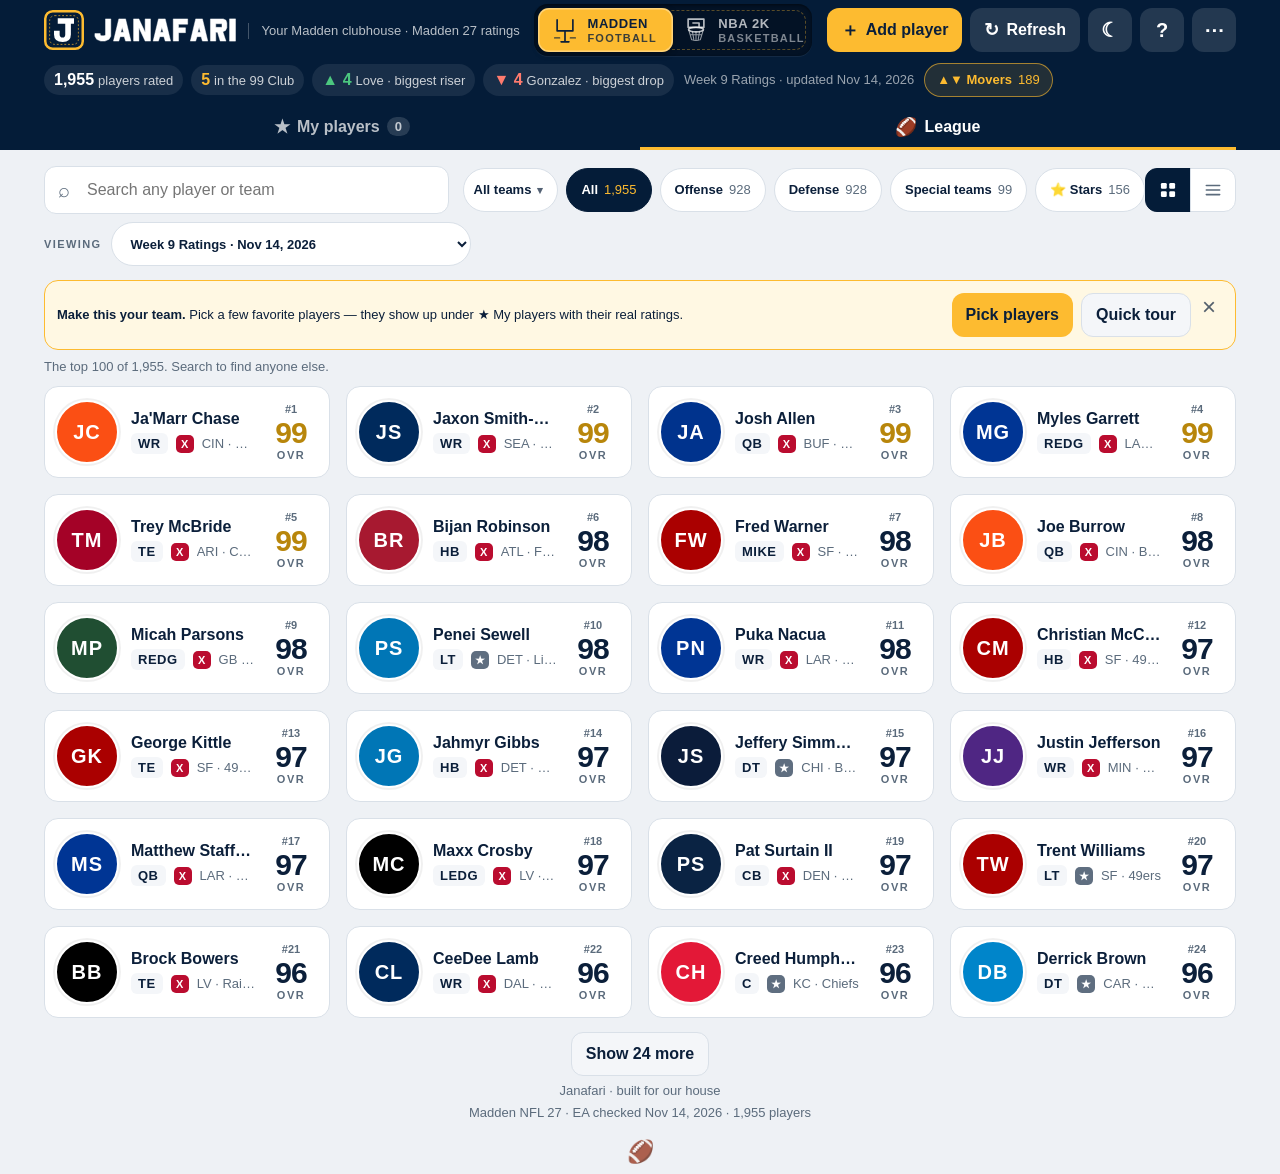
<file: index.html>
<!doctype html>
<html lang="en">
<head>
  <meta charset="utf-8">
  <meta name="viewport" content="width=device-width, initial-scale=1, viewport-fit=cover">
  <meta name="apple-mobile-web-app-capable" content="yes">
  <meta name="apple-mobile-web-app-status-bar-style" content="black-translucent">
  <meta name="theme-color" content="#041c38">
  <title>Janafari — Madden 27 &amp; NBA 2K27 Ratings</title>
  <link rel="icon" type="image/svg+xml" href="brand/favicon.svg">
  <link rel="icon" type="image/png" sizes="32x32" href="brand/favicon-32.png">
  <link rel="apple-touch-icon" href="brand/apple-touch-icon.png">
  <link rel="stylesheet" href="styles.css?v=40">
  <script>
    // Set the theme BEFORE first paint so a dark-mode visitor never sees a white flash.
    (function () {
      try {
        var saved = localStorage.getItem('janafari-theme');
        if (saved !== 'dark' && saved !== 'light') {
          saved = window.matchMedia && window.matchMedia('(prefers-color-scheme: dark)').matches ? 'dark' : 'light';
        }
        document.documentElement.setAttribute('data-theme', saved);
      } catch (e) {
        document.documentElement.setAttribute('data-theme', 'light');
      }
      // Same for the sport: without it both sports' filter chips paint first and the row re-wraps (layout shift).
      // Mirrors boot() in app.js: ?sport= wins, then the last sport used, then football.
      try {
        var m = /[?&]sport=(nfl|nba)\b/.exec(location.search || ''), s = m ? m[1] : localStorage.getItem('janafari-sport');
        document.documentElement.setAttribute('data-sport', s === 'nba' ? 'nba' : 'nfl');
      } catch (e) {
        document.documentElement.setAttribute('data-sport', 'nfl');
      }
    })();
  </script>
</head>
<body>

  <header class="topbar" style="padding-top: env(safe-area-inset-top);">
    <div class="wrap">
      <div class="masthead">
        <a class="brand" href="./" title="Janafari — home">
          <svg xmlns="http://www.w3.org/2000/svg" viewBox="0 0 64 64" aria-hidden="true" focusable="false" class="j-mark"><rect x="2" y="2" width="60" height="60" rx="12" fill="#041c38" stroke="#fdbb30" stroke-width="4"/><rect x="9" y="9" width="46" height="46" rx="8" fill="none" stroke="#fdbb30" stroke-width="1.5" stroke-dasharray="3 3" opacity=".7"/><path d="M22 13 H48 V22 H43 V39 Q43 51 30 51 Q16 51 16 39 V33 H25 V39 Q25 44 30 44 Q34 44 34 39 V22 H22 Z" fill="#fff"/></svg>
          <span class="brand-text">
            <h1 class="brand-name"><svg xmlns="http://www.w3.org/2000/svg" viewBox="-4 -4 641 108" role="img" aria-label="Janafari" class="wordmark"><g fill="#fff" stroke="#fff" stroke-width="2" stroke-linejoin="round" fill-rule="evenodd"><path d="M47.7 0.0 L71.7 0.0 L71.7 78.0 L63.7 92.0 L45.7 100.0 L26.0 100.0 L8.0 92.0 L0.0 78.0 L0.0 66.0 L24.0 66.0 L24.0 72.0 L30.0 76.0 L41.7 76.0 L47.7 72.0 L47.7 0.0 Z"/><path d="M83.7 100.0 L107.7 0.0 L138.1 0.0 L162.1 100.0 L138.1 100.0 L132.1 80.0 L113.7 80.0 L107.7 100.0 Z M116.7 60.0 L129.1 60.0 L122.1 36.0 L123.7 36.0 Z"/><path d="M174.1 0.0 L198.1 0.0 L226.2 60.0 L226.2 0.0 L250.2 0.0 L250.2 100.0 L226.2 100.0 L198.1 40.0 L198.1 100.0 L174.1 100.0 Z"/><path d="M262.2 100.0 L286.2 0.0 L316.6 0.0 L340.6 100.0 L316.6 100.0 L310.6 80.0 L292.2 80.0 L286.2 100.0 Z M295.2 60.0 L307.6 60.0 L300.6 36.0 L302.2 36.0 Z"/><path d="M352.6 0.0 L417.6 0.0 L417.6 24.0 L376.6 24.0 L376.6 40.0 L407.6 40.0 L407.6 62.0 L376.6 62.0 L376.6 100.0 L352.6 100.0 Z"/><path d="M429.6 100.0 L453.6 0.0 L484.0 0.0 L508.0 100.0 L484.0 100.0 L478.0 80.0 L459.6 80.0 L453.6 100.0 Z M462.6 60.0 L475.0 60.0 L468.0 36.0 L469.6 36.0 Z"/><path d="M520.0 0.0 L577.9 0.0 L589.9 6.0 L593.9 18.0 L593.9 40.0 L587.9 52.0 L575.9 58.0 L589.9 100.0 L589.9 100.0 L563.9 100.0 L551.9 60.0 L544.0 60.0 L544.0 100.0 L520.0 100.0 Z M544.0 22.0 L571.9 22.0 L571.9 38.0 L544.0 38.0 Z"/><path d="M605.9 0.0 L632.8 0.0 L632.8 100.0 L605.9 100.0 Z"/></g></svg></h1>
            <span class="brand-desc">Your Madden clubhouse · Madden 27 ratings</span>
          </span>
        </a>
        <!-- Sport switch: two jersey patches on a scoreboard track. The marks are single-weight line drawings
             (goalposts · a hoop) as SVG paths — no emoji, no fonts, no cartoon balls — drawn in one colour so
             they read like the wordmark; the gold patch slides between them. app.js sets data-on + aria-pressed. -->
        <div class="sport-switch" role="group" aria-label="Sport" id="sportSwitch" data-on="nfl">
          <span class="sport-thumb" aria-hidden="true"></span>
          <button class="sport-btn active" type="button" data-sport-pick="nfl" aria-pressed="true" title="Madden 27 — football ratings"><svg class="sport-ic" viewBox="0 0 32 32" aria-hidden="true" focusable="false"><path class="ic-line" d="M16 29.5 V17 M7 17 H25 M7 17 V4.5 M25 17 V4.5 M11.5 29.5 H20.5"/><path class="ic-line ic-thin" d="M4 25 H10 M22 25 H28"/></svg><span class="sport-label"><b>Madden</b><small>Football</small></span></button>
          <button class="sport-btn" type="button" data-sport-pick="nba" aria-pressed="false" title="NBA 2K27 — basketball ratings"><svg class="sport-ic" viewBox="0 0 32 32" aria-hidden="true" focusable="false"><path class="ic-line" d="M7 3.5 H25 V13 H7 Z M12.5 8 H19.5 V13 H12.5"/><ellipse class="ic-line" cx="16" cy="15.5" rx="8.5" ry="2.6"/><path class="ic-line ic-thin" d="M7.8 16.4 L11 27 M12 18 L13.5 27 M16 18.1 V27 M20 18 L18.5 27 M24.2 16.4 L21 27 M11 27 Q16 29.2 21 27 M9.4 21.5 H22.6"/></svg><span class="sport-label"><b>NBA 2K</b><small>Basketball</small></span></button>
        </div>
        <nav class="header-actions" aria-label="Actions">
          <button class="button button-gold" id="addButton" type="button"><span class="icon" aria-hidden="true">＋</span><span class="label">Add player</span></button>
          <button class="button" id="updateButton" type="button" title="Refresh ratings"><span class="icon" aria-hidden="true">↻</span><span class="label">Refresh</span><span class="sr-only">ratings</span></button>
          <button class="button button-icon" id="themeToggle" type="button" aria-pressed="false" title="Switch between light and dark"><span class="theme-icon" aria-hidden="true">☾</span><span class="sr-only">Toggle dark mode</span></button>
          <button class="button button-icon" id="helpButton" type="button" aria-label="Open Janafari Playbook" title="Janafari Playbook — how to use this page" aria-haspopup="dialog"><span aria-hidden="true">?</span></button>
          <button class="button button-icon" id="moreButton" type="button" title="More: backup, restore, where the numbers come from"><span aria-hidden="true">⋯</span><span class="sr-only">More</span></button>
        </nav>
      </div>

      <button class="egg-runner" id="eggRunner" type="button" aria-label="Play End Zone Run" title="Catch him!" hidden><span aria-hidden="true">🏃</span></button>
      <button class="egg-runner egg-ball" id="eggBall" type="button" aria-label="Play Janafari Jam" title="Catch it!" hidden><svg viewBox="0 0 32 32" aria-hidden="true" focusable="false" class="mark-ball"><circle cx="16" cy="16" r="13"/><path d="M16 3 V29 M3 16 H29 M6.8 6.8 Q16 14.5 25.2 6.8 M6.8 25.2 Q16 17.5 25.2 25.2"/></svg></button>
      <div class="statline" id="statline" aria-live="polite">
        <span class="stat"><b id="trackedCount">–</b><span id="trackedLabel">players rated</span></span>
        <span class="stat gold"><b id="clubCount">–</b><span id="clubLabel">in the 99 Club</span></span>
        <button class="stat stat-btn stat-up" type="button" id="riserStat" hidden><b id="riserValue">–</b><span id="riserName">biggest riser</span></button>
        <button class="stat stat-btn stat-down" type="button" id="fallerStat" hidden><b id="fallerValue">–</b><span id="fallerName">biggest drop</span></button>
        <span class="source-row"><span class="stat-source" id="sourceStamp">Loading ratings…</span><button class="chip movers-btn" type="button" data-filter="movers" data-base="chip movers-btn" id="moversChip">▲▼ Movers</button></span>
      </div>

      <div class="tabs">
        <div class="tablist" role="tablist" aria-label="Which players to show">
          <button class="tab active" type="button" role="tab" id="tab-watch" data-tab="watch" aria-selected="true" aria-controls="boardPanel" tabindex="0"><span class="tab-icon" aria-hidden="true">★</span>My players<span class="tab-count" id="watchTabCount">0</span></button>
          <button class="tab" type="button" role="tab" id="tab-league" data-tab="league" aria-selected="false" aria-controls="boardPanel" tabindex="-1"><span class="tab-icon" aria-hidden="true">🏈</span>League</button>
        </div>
        <button class="tab tab-add" type="button" id="addTab" aria-haspopup="dialog"><span class="tab-icon" aria-hidden="true">＋</span>Add</button>
      </div>
    </div>
  </header>

  <main class="wrap board">
    <div class="toolbar">
      <div class="toolbar-row merge">
        <label class="search-box">
          <span class="search-icon" aria-hidden="true">⌕</span>
          <span class="sr-only">Search players</span>
          <input id="searchInput" type="search" placeholder="Search any player or team" autocomplete="off" autocorrect="off" autocapitalize="off" spellcheck="false">
          <button class="search-clear" id="searchClear" type="button" aria-label="Clear search" hidden>×</button>
        </label>
        <div class="chips-wrap" id="chipsWrap">
        <div class="chips" role="group" aria-label="Filter players" id="filterChips">
          <button class="chip chip-team" type="button" id="teamChip" aria-haspopup="dialog" title="Pick a team"><span class="team-chip-label">All teams</span><span class="chip-caret" aria-hidden="true">▾</span></button>
          <button class="chip active" type="button" data-filter="all">All</button>
          <button class="chip" type="button" data-filter="offense" data-sport="nfl">Offense</button>
          <button class="chip" type="button" data-filter="defense" data-sport="nfl">Defense</button>
          <button class="chip" type="button" data-filter="special" data-sport="nfl">Special teams</button>
          <button class="chip" type="button" data-filter="guard" data-sport="nba">Guards</button>
          <button class="chip" type="button" data-filter="forward" data-sport="nba">Forwards</button>
          <button class="chip" type="button" data-filter="center" data-sport="nba">Centers</button>
          <button class="chip" type="button" data-filter="stars">⭐ Stars</button>
        </div>
        </div>
        <div class="view-group" role="group" aria-label="Choose layout">
          <button class="view-btn active" type="button" data-view="cards" aria-pressed="true" title="Cards"><svg class="view-ic" viewBox="0 0 24 24" aria-hidden="true" focusable="false"><rect x="3.5" y="3.5" width="7" height="7" rx="1.6"/><rect x="13.5" y="3.5" width="7" height="7" rx="1.6"/><rect x="3.5" y="13.5" width="7" height="7" rx="1.6"/><rect x="13.5" y="13.5" width="7" height="7" rx="1.6"/></svg><span class="sr-only">Cards</span></button>
          <button class="view-btn" type="button" data-view="list" aria-pressed="false" title="List"><svg class="view-ic" viewBox="0 0 24 24" aria-hidden="true" focusable="false"><path d="M4 6.5 H20 M4 12 H20 M4 17.5 H20"/></svg><span class="sr-only">List</span></button>
        </div>
      </div>
      <div class="toolbar-row week-row" id="weekRow" hidden>
        <label for="weekSelect" class="kicker" style="margin-right:10px">Viewing</label>
        <select id="weekSelect" class="chip" aria-label="Choose rating week"></select>
      </div>
    </div>

    <div class="invite" id="invite" hidden>
      <div class="invite-text"><b>Make this your team.</b> Pick a few favorite players — they show up under ★ My players with their real ratings.</div>
      <button class="button button-gold" id="inviteButton" type="button">Pick players</button>
      <button class="button button-quiet invite-tour" id="inviteTour" type="button">Quick tour</button>
      <button class="invite-close" id="inviteClose" type="button" aria-label="Dismiss">&times;</button>
    </div>
    <p class="board-note" id="boardNote" hidden></p>
    <div class="empty-state" id="loading"><div class="empty-icon">🏈</div><strong class="empty-title">Loading ratings…</strong></div>
    <div id="boardPanel" role="tabpanel" aria-labelledby="tab-watch">
    <div class="movers-board" id="moversBoard" hidden></div>
    <div class="card-grid" id="playerCards"></div>

    <div class="table-wrap" id="tableWrap" hidden>
      <table>
        <thead>
          <tr>
            <th class="rank-col">#</th>
            <th>Player</th>
            <th class="center">OVR</th>
            <th class="center col-change" id="thChange" hidden>Week</th>
            <th class="col-trend" id="thTrend" hidden>Trend</th>
          </tr>
        </thead>
        <tbody id="playerRows"></tbody>
      </table>
    </div>
    <div class="empty-state" id="emptyState" hidden></div>
    <div class="more-row" id="moreRow" hidden><button class="button button-quiet" id="moreButtonList" type="button">Show more</button></div>
    </div>
  </main>

  <footer class="wrap">
    <span>Janafari · built for our house</span><br>
    <span id="footerStamp"></span><br>
    <button class="button button-icon footer-egg" id="playEgg" type="button" aria-label="Play End Zone Run" title="End Zone Run" data-sport="nfl"><span aria-hidden="true">🏈</span></button><button class="button button-icon footer-egg footer-egg-hoop" id="playEggNba" type="button" aria-label="Play Janafari Jam" title="Janafari Jam" data-sport="nba"><svg viewBox="0 0 32 32" aria-hidden="true" focusable="false" class="mark-hoop"><path d="M7 3.5 H25 V13 H7 Z M12.5 8 H19.5 V13 H12.5"/><ellipse cx="16" cy="15.5" rx="8.5" ry="2.6"/><path d="M7.8 16.4 L11 27 M12 18 L13.5 27 M16 18.1 V27 M20 18 L18.5 27 M24.2 16.4 L21 27 M11 27 Q16 29.2 21 27 M9.4 21.5 H22.6"/></svg></button>
  </footer>

  <div class="modal" id="addModal" role="dialog" aria-modal="true" aria-labelledby="addTitle" hidden>
    <div class="modal-backdrop" data-close="add"></div>
    <div class="modal-sheet">
      <div class="modal-head">
        <div><div class="kicker">Find anyone in the league</div><h2 id="addTitle">Add a player</h2></div>
        <button class="close-button" type="button" data-close="add" aria-label="Close">&times;</button>
      </div>
      <div class="modal-body">
        <label class="search-box">
          <span class="search-icon" aria-hidden="true">⌕</span>
          <span class="sr-only">Search the league</span>
          <input id="addSearch" type="search" placeholder="Name, team or position" autocomplete="off" autocorrect="off" autocapitalize="off" spellcheck="false">
        </label>
        <p class="modal-copy" id="addStatus" style="margin-top:12px">Type a name, team or position — every rated player is here.</p>
        <div class="roster-list" id="addResults"></div>
      </div>
    </div>
  </div>

  <div class="modal" id="playerModal" role="dialog" aria-modal="true" aria-labelledby="playerTitle" hidden>
    <div class="modal-backdrop" data-close="player"></div>
    <div class="modal-sheet">
      <div class="modal-head">
        <div><div class="kicker" id="playerKicker">Player card</div><h2 id="playerTitle">Player</h2></div>
        <button class="close-button" type="button" data-close="player" aria-label="Close">&times;</button>
      </div>
      <div class="modal-body">
        <div class="bio-hero" id="bioHero"></div>
        <dl class="bio-list" id="bioList"></dl>
        <div class="bio-stats" id="bioStats"></div>
      </div>
      <div class="modal-foot">
        <button class="button button-gold" id="watchToggle" type="button">☆ Add to my players</button>
      </div>
    </div>
  </div>

  <div class="modal" id="teamModal" role="dialog" aria-modal="true" aria-labelledby="teamTitle" hidden>
    <div class="modal-backdrop" data-close="team"></div>
    <div class="modal-sheet">
      <div class="modal-head">
        <div><div class="kicker">Tap a logo</div><h2 id="teamTitle">Pick a team</h2></div>
        <button class="close-button" type="button" data-close="team" aria-label="Close">&times;</button>
      </div>
      <div class="modal-body">
        <div class="team-grid" id="teamGrid"></div>
      </div>
    </div>
  </div>

  <!-- Asked once, the first time a player on the list stops being rated. Closing it KEEPS everyone. -->
  <div class="modal" id="faModal" role="dialog" aria-modal="true" aria-labelledby="faTitle" hidden>
    <div class="modal-backdrop" data-close="fa"></div>
    <div class="modal-sheet">
      <div class="modal-head">
        <div><div class="kicker">Your players</div><h2 id="faTitle">A free agent</h2></div>
        <button class="close-button" type="button" data-close="fa" aria-label="Close">&times;</button>
      </div>
      <div class="modal-body">
        <p class="fa-note" id="faNote"></p>
        <div id="faList"></div>
        <div class="fa-actions"><button class="button button-gold" type="button" id="faKeep">Keep on my list</button></div>
      </div>
    </div>
  </div>

  <div class="modal" id="moreModal" role="dialog" aria-modal="true" aria-labelledby="moreTitle" hidden>
    <div class="modal-backdrop" data-close="more"></div>
    <div class="modal-sheet">
      <div class="modal-head">
        <div><div class="kicker">Keep it safe</div><h2 id="moreTitle">Backup &amp; more</h2></div>
        <button class="close-button" type="button" data-close="more" aria-label="Close">&times;</button>
      </div>
      <div class="modal-body">
        <button class="backup-action" id="helpMore" type="button"><b>? Help · Janafari Playbook</b><span>What to tap, what the numbers mean, where your players go</span></button>
        <button class="backup-action" id="playMore" type="button" data-sport="nfl"><b>🏈 Play End Zone Run</b><span>Tap to jump. Reach the end zone.</span></button>
        <button class="backup-action" id="playMoreNba" type="button" data-sport="nba"><b>Play Janafari Jam</b><span>Two-on-two, one button, random rules every basket.</span></button>
        <button class="backup-action" id="refreshMore" type="button"><b>↻ Refresh ratings</b><span>Get what today's check found</span></button>
        <p class="modal-copy" style="margin-top:16px">Your players and the saved weeks live on this device. Save a backup once in a while in case Safari clears its website data.</p>
        <button class="backup-action" id="exportButton" type="button"><b>Save a backup file</b><span>Downloads your players and saved weeks</span></button>
        <label class="backup-action file-action"><b>Restore a backup file</b><span>Choose a previously saved .json file</span><input id="importInput" type="file" accept="application/json,.json"></label>
        <div class="more-info">
          <b>Where the numbers come from.</b>
          <span data-sport="nfl">Every rating and attribute is EA's official Madden 27 data, saved with this page and checked for updates every day. Nobody types a rating in here.</span>
          <span data-sport="nba">Every rating, attribute and badge is NBA 2K27 data from 2K Ratings, the Play Now database — saved with this page and checked for updates every day. 2K's own site only shows a top 100. Nobody types a rating in here.</span>
          <span id="moreStamp"></span><br>
          <a href="https://www.ea.com/games/madden-nfl/ratings" target="_blank" rel="noopener" data-sport="nfl">See EA's ratings page ↗</a>
          <a href="https://www.2kratings.com/" target="_blank" rel="noopener" data-sport="nba">See 2K Ratings ↗</a>
        </div>
        <div class="danger-zone">
          <button id="resetButton" type="button">Clear my players</button>
        </div>
      </div>
    </div>
  </div>

  <div class="modal" id="helpModal" role="dialog" aria-modal="true" aria-labelledby="helpTitle" hidden>
    <div class="modal-backdrop" data-close="help"></div>
    <div class="modal-sheet">
      <div class="modal-head">
        <div><div class="kicker">How to play</div><h2 id="helpTitle">Janafari Playbook</h2></div>
        <button class="close-button" type="button" data-close="help" aria-label="Close">&times;</button>
      </div>
      <div class="modal-body help-body">
        <nav class="help-nav" aria-label="Jump to a section">
          <a class="chip" href="#help-find">Find a player</a><a class="chip" href="#help-mine">My players</a><a class="chip" href="#help-team">Find a team</a><a class="chip" href="#help-card">Player cards</a><a class="chip" href="#help-changes">Rating changes</a><a class="chip" href="#help-filters">Filters</a><a class="chip" href="#help-refresh">Refresh</a><a class="chip" href="#help-keep">Keep your list</a><a class="chip" href="#help-game" data-sport="nfl">End Zone Run</a><a class="chip" href="#help-jam" data-sport="nba">Janafari Jam</a>
        </nav>
        <div class="help-intro">
          <p>Three things to know, then you're playing.</p>
          <button class="button button-gold" id="tourStart" type="button">Take a quick tour</button>
        </div>

        <section class="help-section" id="help-find">
          <div class="help-icon" aria-hidden="true"><span class="help-btn gold">＋</span></div>
          <div class="help-text"><h3>Find a player</h3><p>Tap <b>＋ Add</b> (bottom bar on a phone, top-right on an iPad or PC) and search for a player. Open his card and tap <b>☆ Add to my players</b>.</p>
            <button class="button button-quiet help-go" type="button" data-go="add">Find a player</button></div>
        </section>

        <section class="help-section" id="help-mine">
          <div class="help-icon" aria-hidden="true"><span class="help-btn">★</span></div>
          <div class="help-text"><h3>My players</h3><p>Tap <b>★ My players</b> to see your players. Tap <b>League</b> to see every player in the <span data-sport="nfl">NFL</span><span data-sport="nba">NBA</span>. The <b>🏈 / 🏀</b> switch at the top flips the whole page between Madden and NBA 2K — each sport keeps its own list.</p>
            <button class="button button-quiet help-go" type="button" data-go="mine">See my players</button></div>
        </section>

        <section class="help-section" id="help-team">
          <div class="help-icon" aria-hidden="true"><span class="help-chip">All teams ▾</span></div>
          <div class="help-text"><h3>Find a team</h3><p>Tap <b>All teams</b> and pick a team logo to see its whole roster, best rating first.</p>
            <button class="button button-quiet help-go" type="button" data-go="team">Choose a team</button></div>
        </section>

        <section class="help-section help-section-wide" id="help-card">
          <div class="help-icon help-icon-wide" aria-hidden="true">
            <div class="help-card">
              <span class="portrait help-portrait"><span class="portrait-mono">J</span></span>
              <span class="help-card-body"><b>Player name</b><span><i class="pos-pill" data-sport="nfl">QB</i><i class="pos-pill" data-sport="nba">PG</i> Team</span></span>
              <span class="help-card-ovr"><b>OVR</b><small>overall</small></span>
            </div>
          </div>
          <div class="help-text"><h3>Player cards</h3><p><b>OVR</b> means <b>overall rating</b> — higher is better, and 99 is the best there is.</p>
            <p data-sport="nfl">The blue pill is his position — like QB, DT or WILL. Open his card and it says the whole word, plus his age, college, abilities and top skills.</p>
            <p data-sport="nba">The blue pill is his position — PG, SG, SF, PF or C. Open his card and it says the whole word, plus his age, size, build, badges and top skills.</p>
            <p class="help-note" data-sport="nfl"><b>Badges:</b> a red <b>X</b> means he has an <b>X-Factor</b> — a signature power that switches on once he gets hot in a game, and while it's on he's nearly unstoppable at that one thing. A grey <b>★</b> means <b>Superstar</b> abilities — always on, a steady boost. On his card, tap any ability name (like "Double Me") to see what it means. The <b>⭐ Stars</b> filter shows only players with a badge.</p>
            <p class="help-note" data-sport="nba"><b>Badges:</b> a purple <b>HOF</b> on a card means he has a <b>Hall of Fame</b> badge — the top level of a 2K skill, like Deadeye or Posterizer. Every badge comes in Bronze, Silver, Gold or Hall of Fame. On his card, tap any badge name to see what it does. The <b>⭐ Stars</b> filter shows only the Hall of Fame players.</p></div>
        </section>

        <section class="help-section" id="help-changes">
          <div class="help-icon" aria-hidden="true"><span class="change change-up">▲ 2</span></div>
          <div class="help-text"><h3>Rating changes</h3><p id="helpChangesCopy">The arrows show how a rating changed from the earlier rating week.</p>
            <button class="button button-quiet help-go" type="button" data-go="movers" id="helpMoversGo" hidden>See who moved</button></div>
        </section>

        <section class="help-section" id="help-filters">
          <div class="help-icon" aria-hidden="true"><span class="help-chip dark">Defense</span></div>
          <div class="help-text"><h3>Filters</h3><p><span data-sport="nfl"><b>Offense</b>, <b>Defense</b> and <b>Special teams</b></span><span data-sport="nba"><b>Guards</b>, <b>Forwards</b> and <b>Centers</b></span> narrow the list. <b>All</b> shows every position. Picking a team or typing a name still hides some players — this button clears all three.</p>
            <button class="button button-quiet help-go" type="button" data-go="reset">Clear filters and search</button></div>
        </section>

        <section class="help-section" id="help-refresh">
          <div class="help-icon" aria-hidden="true"><span class="help-btn">↻</span></div>
          <div class="help-text"><h3>Refresh</h3><p><b>↻ Refresh</b> gets the latest ratings saved for this page. On a phone: tap <b>⋯ More</b>, then <b>↻ Refresh ratings</b>. "Last checked …" under it is the day this page got the numbers.</p>
            <button class="button button-quiet help-go" type="button" data-go="refresh">Refresh now</button></div>
        </section>

        <section class="help-section" id="help-keep">
          <div class="help-icon" aria-hidden="true"><span class="help-btn">⋯</span></div>
          <div class="help-text"><h3>Keep your list</h3><p>Your players stay in this browser on this device. Another device has its own list. Save a backup now and then to keep a copy.</p>
            <button class="button button-quiet help-go" type="button" data-go="backup">Open backup options</button></div>
        </section>

        <section class="help-section" id="help-game" data-sport="nfl">
          <div class="help-icon" aria-hidden="true"><span class="help-btn">🏈</span></div>
          <div class="help-text"><h3>End Zone Run</h3><p>You're Jonathan Taylor, #28. Tap <b>JUMP</b> (or the field, or press <b>Space</b>) to hurdle the defenders. Every <b>100 yards</b> is a touchdown — arms up, fireworks — and the next drive is against a new team in a new city, a little faster. One tackle and the run is over — then your initials go on the board. Grab a floating football for two seconds of turbo. Seven points a touchdown; the score is on the scoreboard at the top right.</p>
            <p class="help-note">The big button starts a run and then jumps. Pause (<b>P</b>) · Restart · Exit (<b>Esc</b>) · Sound switch (off until you turn it on). Find it under ⋯ More or the 🏈 at the bottom of the page.</p>
            <button class="button button-quiet help-go" type="button" data-go="game">Play End Zone Run</button></div>
        </section>
        <section class="help-section" id="help-jam" data-sport="nba">
          <div class="help-icon" aria-hidden="true"><span class="help-btn"><svg viewBox="0 0 32 32" aria-hidden="true" focusable="false" class="mark-hoop"><path d="M7 3.5 H25 V13 H7 Z M12.5 8 H19.5 V13 H12.5"/><ellipse cx="16" cy="15.5" rx="8.5" ry="2.6"/><path d="M7.8 16.4 L11 27 M12 18 L13.5 27 M16 18.1 V27 M20 18 L18.5 27 M24.2 16.4 L21 27 M11 27 Q16 29.2 21 27 M9.4 21.5 H22.6"/></svg></span></div>
          <div class="help-text"><h3>Janafari Jam</h3><p>Two-on-two, one button. Your two Pacers run on their own — you tap to <b>jump</b>, and tap with the ball to <b>shoot</b>. Every basket changes the rules: a beach ball, a bowling ball, moon gravity, giants, big heads, snow. <b>First to 5</b> wins. Beat a team and the next one comes to town — their two best players, with their real NBA 2K27 ratings. Lose once and your win streak goes on the board.</p>
            <p class="help-note">The big button starts the game, then jumps. Keys: <b>Space</b> or <b>W</b> to jump/shoot · <b>2 players</b> puts a friend on the ↑ key (or the right half of the court on a touch screen) · Pause (<b>P</b>) · Exit (<b>Esc</b>). Sound is off until you turn it on.</p>
            <button class="button button-quiet help-go" type="button" data-go="game">Play Janafari Jam</button></div>
        </section>
      </div>
    </div>
  </div>

  <div class="modal" id="tourModal" role="dialog" aria-modal="true" aria-labelledby="tourTitle" hidden>
    <div class="modal-backdrop" data-close="tour"></div>
    <div class="modal-sheet tour-sheet">
      <div class="modal-head">
        <div><div class="kicker" id="tourStep">Step 1 of 3</div><h2 id="tourTitle">Find a player</h2></div>
        <button class="close-button" type="button" data-close="tour" aria-label="Close">&times;</button>
      </div>
      <div class="modal-body">
        <div class="tour-art" id="tourArt" aria-hidden="true"></div>
        <p class="tour-copy" id="tourCopy"></p>
      </div>
      <div class="modal-foot tour-foot">
        <button class="button button-quiet" id="tourBack" type="button">Back</button>
        <button class="button button-quiet" id="tourSkip" type="button">Skip</button>
        <button class="button button-gold" id="tourNext" type="button">Next</button>
      </div>
    </div>
  </div>

  <div class="modal" id="gameModal" role="dialog" aria-modal="true" aria-labelledby="gameTitle" hidden>
    <div class="modal-backdrop" data-close="game"></div>
    <div class="modal-sheet game-sheet">
      <div class="modal-head">
        <div><div class="kicker">Janafari arcade</div><h2 id="gameTitle">End Zone Run</h2></div>
        <button class="close-button" type="button" data-close="game" aria-label="Close">&times;</button>
      </div>
      <div class="modal-body game-body">
        <div class="game-hud" aria-live="off"><span id="gameYards">0 yd</span><span id="gameLives" class="game-tds">IND 0</span><span id="gameBest">Best 0 pts · 0 yd</span></div>
        <div class="game-drive" id="gameDrive">Home opener · Indianapolis</div>
        <div class="game-stage" id="gameStage">
          <canvas id="gameCanvas" aria-label="End Zone Run field" role="img"></canvas>
          <div class="game-overlay" id="gameOverlay">
            <b id="gameOverlayTitle">End Zone Run</b>
            <p id="gameOverlayCopy">Tap the big button to start.</p>
            <div class="game-initials" id="gameInitials" hidden>
              <label for="gameIni" class="sr-only">Your initials, up to three letters</label>
              <input id="gameIni" class="game-ini" type="text" maxlength="3" autocomplete="off" autocorrect="off" autocapitalize="characters" spellcheck="false" placeholder="AAA">
              <button class="button button-gold game-ini-save" id="gameIniSave" type="button">Save</button>
              <button class="button button-quiet game-ini-skip" id="gameIniSkip" type="button">No thanks</button>
            </div>
            <button class="button button-gold" id="gameOverlayBtn" type="button">Start</button>
          </div>
        </div>
        <button class="button button-gold game-jump" id="gameJump" type="button">TAP TO START</button>
        <div class="game-actions">
          <button class="button button-quiet" id="gamePause" type="button" disabled>Pause</button>
          <button class="button button-quiet" id="gameRestart" type="button">Restart</button>
          <button class="button button-quiet" id="gameScores" type="button" aria-expanded="false" aria-controls="gameBoard">🏆 Top runs</button>
          <button class="button button-quiet" id="gameSound" type="button" aria-pressed="false">🔇 Sound off</button>
          <button class="button button-quiet" id="gameExit" type="button">Exit</button>
        </div>
        <div class="game-board" id="gameBoard" hidden>
          <div class="game-board-title">★ TOP RUNS ★</div>
          <ol id="gameBoardList"></ol>
        </div>
        <p class="help-note game-note">The big button starts a run, then jumps. A tap on the field or <b>Space</b> does the same. One tackle ends the run. Pause: <b>P</b>. Exit: <b>Esc</b>. Sound is off until you switch it on.</p>
      </div>
    </div>
  </div>

  <div class="modal" id="hoopsModal" role="dialog" aria-modal="true" aria-labelledby="hoopsTitle" hidden>
    <div class="modal-backdrop" data-close="hoops"></div>
    <div class="modal-sheet game-sheet">
      <div class="modal-head">
        <div><div class="kicker">Janafari arcade</div><h2 id="hoopsTitle">Janafari Jam</h2></div>
        <button class="close-button" type="button" data-close="hoops" aria-label="Close">&times;</button>
      </div>
      <div class="modal-body game-body">
        <div class="game-hud" aria-live="off"><span id="hoopsScore" class="game-tds">IND 0 · CHI 0</span><span id="hoopsStreak">Streak 0</span><span id="hoopsBest">Best 0 wins</span></div>
        <div class="game-drive" id="hoopsDrive">Game 1 · Pacers vs Bulls · first to 5</div>
        <div class="game-stage" id="hoopsStage">
          <canvas id="hoopsCanvas" aria-label="Janafari Jam court" role="img"></canvas>
          <div class="game-overlay" id="hoopsOverlay">
            <b id="hoopsOverlayTitle">Janafari Jam</b>
            <p id="hoopsOverlayCopy">Tap the big button to tip off.</p>
            <div class="game-initials" id="hoopsInitials" hidden>
              <label for="hoopsIni" class="sr-only">Your initials, up to three letters</label>
              <input id="hoopsIni" class="game-ini" type="text" maxlength="3" autocomplete="off" autocorrect="off" autocapitalize="characters" spellcheck="false" placeholder="AAA">
              <button class="button button-gold game-ini-save" id="hoopsIniSave" type="button">Save</button>
              <button class="button button-quiet game-ini-skip" id="hoopsIniSkip" type="button">No thanks</button>
            </div>
            <button class="button button-gold" id="hoopsOverlayBtn" type="button">Tip-off</button>
          </div>
        </div>
        <button class="button button-gold game-jump" id="hoopsJump" type="button">TAP TO START</button>
        <div class="game-actions">
          <button class="button button-quiet" id="hoopsPause" type="button" disabled>Pause</button>
          <button class="button button-quiet" id="hoopsRestart" type="button">Restart</button>
          <button class="button button-quiet" id="hoopsTwo" type="button" aria-pressed="false">2 players: off</button>
          <button class="button button-quiet" id="hoopsScores" type="button" aria-expanded="false" aria-controls="hoopsBoard">🏆 Top streaks</button>
          <button class="button button-quiet" id="hoopsSound" type="button" aria-pressed="false">🔇 Sound off</button>
          <button class="button button-quiet" id="hoopsExit" type="button">Exit</button>
        </div>
        <div class="game-board" id="hoopsBoard" hidden>
          <div class="game-board-title">★ TOP STREAKS ★</div>
          <ol id="hoopsBoardList"></ol>
        </div>
        <p class="help-note game-note">Tap to jump; tap with the ball to shoot. <b>Space</b> or <b>W</b> does the same. With 2 players on, a friend takes the <b>↑</b> key or the right half of the court. First to 5. Pause: <b>P</b>. Exit: <b>Esc</b>.</p>
      </div>
    </div>
  </div>

  <div class="toast" id="toast" role="status" aria-live="polite"></div>

  <script src="app.js?v=40"></script>
  <script>
    (function () {
      var root = document.documentElement;
      var btn = document.getElementById('themeToggle');
      var meta = document.querySelector('meta[name="theme-color"]');
      if (!btn) return;
      function paint() {
        var dark = root.getAttribute('data-theme') === 'dark';
        btn.setAttribute('aria-pressed', dark ? 'true' : 'false');
        btn.querySelector('.theme-icon').textContent = dark ? '☀' : '☾';
        btn.title = dark ? 'Switch to light' : 'Switch to dark';
        if (meta) meta.setAttribute('content', dark ? '#05101f' : '#041c38');
      }
      btn.addEventListener('click', function () {
        var next = root.getAttribute('data-theme') === 'dark' ? 'light' : 'dark';
        root.setAttribute('data-theme', next);
        try { localStorage.setItem('janafari-theme', next); } catch (e) {}
        paint();
      });
      if (window.matchMedia) {
        var mq = window.matchMedia('(prefers-color-scheme: dark)');
        var onChange = function (e) {
          var saved = null;
          try { saved = localStorage.getItem('janafari-theme'); } catch (err) {}
          if (saved === 'dark' || saved === 'light') return;
          root.setAttribute('data-theme', e.matches ? 'dark' : 'light');
          paint();
        };
        if (mq.addEventListener) mq.addEventListener('change', onChange);
        else if (mq.addListener) mq.addListener(onChange);
      }
      paint();
    })();
  </script>
</body>
</html>
</file>
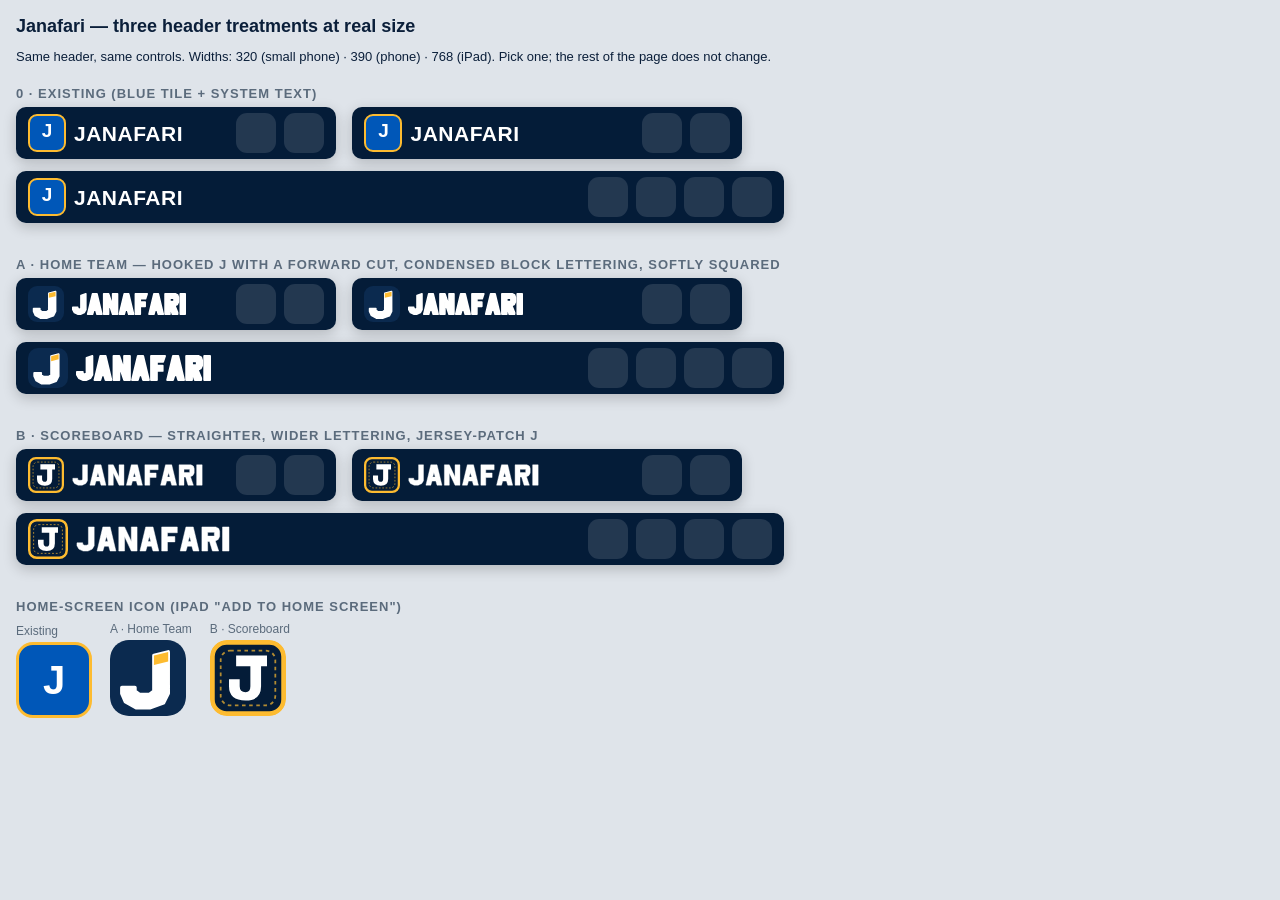
<file: brand/compare.html>
<!doctype html><meta charset="utf-8"><title>Janafari identity — compare</title><style>
body{margin:0;background:#dfe4ea;font-family:-apple-system,"Segoe UI",Arial,sans-serif;color:#0b1f3a;padding:16px}
h1{font-size:18px;margin:0 0 12px}h2{font-size:13px;margin:22px 0 6px;color:#5b6b7c;text-transform:uppercase;letter-spacing:1px}
.frame{display:inline-block;vertical-align:top;margin:0 12px 12px 0;background:#041c38;border-radius:10px;overflow:hidden;box-shadow:0 4px 14px rgba(0,0,0,.2)}
.frame.white{background:#fff}
.hdr{display:flex;align-items:center;justify-content:space-between;height:52px;padding:0 12px;color:#fff}
.brand{display:flex;align-items:center;min-width:0}
.acts{display:flex;gap:8px}.acts span{width:40px;height:40px;border-radius:11px;background:rgba(255,255,255,.12);display:block}
.old .mark{width:34px;height:34px;border-radius:9px;background:#0057b8;border:2px solid #fdbb30;color:#fff;font:900 19px/30px "Arial Narrow",Arial;text-align:center;margin-right:8px}
.old .name{font:900 21px/1 "Avenir Next Condensed","Arial Narrow",Arial;letter-spacing:.5px;text-transform:uppercase}
.new img.m{height:36px;width:36px;margin-right:8px}.new img.w{height:22px}
.wide .new img.m{height:40px;width:40px}.wide .new img.w{height:26px}
.label{font-size:12px;color:#5b6b7c;margin:0 0 4px}
.icons{display:flex;gap:18px;align-items:center;margin-top:8px}.icons img{width:76px;height:76px;border-radius:17px}
.icons .home{width:76px;height:76px;border-radius:17px;background:#0057b8;border:3px solid #fdbb30;box-sizing:border-box;color:#fff;font:900 40px/70px "Arial Narrow",Arial;text-align:center}
</style>
<h1>Janafari — three header treatments at real size</h1>
<p style="font-size:13px;margin:0 0 10px">Same header, same controls. Widths: 320 (small phone) · 390 (phone) · 768 (iPad). Pick one; the rest of the page does not change.</p>

<h2>0 · Existing (blue tile + system text)</h2>
<div class="frame" style="width:320px"><div class="hdr old"><div class="brand"><div class="mark">J</div><div class="name">Janafari</div></div><div class="acts"><span></span><span></span></div></div></div>
<div class="frame" style="width:390px"><div class="hdr old"><div class="brand"><div class="mark">J</div><div class="name">Janafari</div></div><div class="acts"><span></span><span></span></div></div></div>
<div class="frame wide" style="width:768px"><div class="hdr old"><div class="brand"><div class="mark">J</div><div class="name">Janafari</div></div><div class="acts"><span></span><span></span><span></span><span></span></div></div></div>

<h2>A · Home Team — hooked J with a forward cut, condensed block lettering, softly squared</h2>
<div class="frame" style="width:320px"><div class="hdr new"><div class="brand"><img class="m" src="mark-A.svg"><img class="w" src="wordmark-A.svg"></div><div class="acts"><span></span><span></span></div></div></div>
<div class="frame" style="width:390px"><div class="hdr new"><div class="brand"><img class="m" src="mark-A.svg"><img class="w" src="wordmark-A.svg"></div><div class="acts"><span></span><span></span></div></div></div>
<div class="frame wide" style="width:768px"><div class="hdr new"><div class="brand"><img class="m" src="mark-A.svg"><img class="w" src="wordmark-A.svg"></div><div class="acts"><span></span><span></span><span></span><span></span></div></div></div>

<h2>B · Scoreboard — straighter, wider lettering, jersey-patch J</h2>
<div class="frame" style="width:320px"><div class="hdr new"><div class="brand"><img class="m" src="mark-B.svg"><img class="w" src="wordmark-B.svg"></div><div class="acts"><span></span><span></span></div></div></div>
<div class="frame" style="width:390px"><div class="hdr new"><div class="brand"><img class="m" src="mark-B.svg"><img class="w" src="wordmark-B.svg"></div><div class="acts"><span></span><span></span></div></div></div>
<div class="frame wide" style="width:768px"><div class="hdr new"><div class="brand"><img class="m" src="mark-B.svg"><img class="w" src="wordmark-B.svg"></div><div class="acts"><span></span><span></span><span></span><span></span></div></div></div>

<h2>Home-screen icon (iPad "Add to Home Screen")</h2>
<div class="icons"><div><p class="label">Existing</p><div class="home">J</div></div><div><p class="label">A · Home Team</p><img src="mark-A.svg"></div><div><p class="label">B · Scoreboard</p><img src="mark-B.svg"></div></div>
</file>
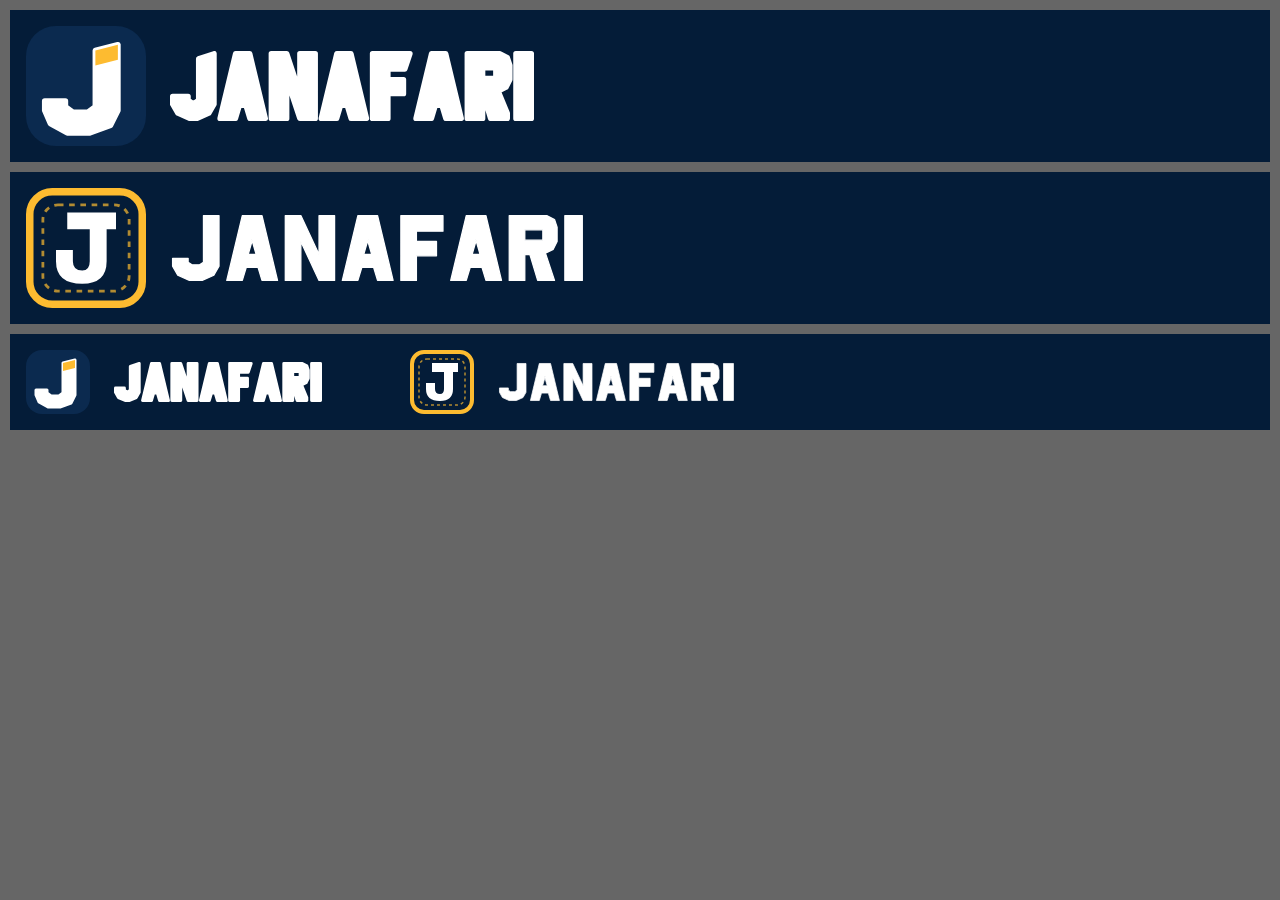
<file: brand/preview.html>
<!doctype html><meta charset="utf-8"><style>
body{margin:0;background:#666;font-family:Arial,sans-serif}
.row{display:flex;gap:24px;padding:16px;align-items:center;background:#041c38;margin:10px}
.row img{height:64px}.row .w{height:40px}.big img{height:120px}.big .w{height:70px}
.light{background:#fff}
</style>
<div class="row big"><img src="mark-A.svg"><img class="w" src="wordmark-A.svg"></div>
<div class="row big"><img src="mark-B.svg"><img class="w" src="wordmark-B.svg"></div>
<div class="row"><img src="mark-A.svg"><img class="w" src="wordmark-A.svg"><span style="width:40px"></span><img src="mark-B.svg"><img class="w" src="wordmark-B.svg"></div>
</file>
<file: styles.css>
/* ==========================================================================
   Janafari — Madden 27 + NBA 2K27 ratings tracker
   v3 (2026-09-12): one stylesheet, three breakpoints, no overlap.
   v4 (2026-09-19): a sport switch in the masthead; html[data-sport] shows one
   sport's copy and hides the other's (elements tagged data-sport="nfl|nba").
   v5 (2026-09-27): a pass against the vault's UI design library (reference/ui-design-library.md):
     type scale  11 · 13 · 16 · 19 · 24 · 30 px for text (+ the 44px rating on a player card); icon
                 glyphs are sized to their buttons and sit outside the scale (R2)
     focus       navy ring on the light page, gold on dark ground — both >= 3:1 (R14), scrolled clear
                 of the sticky search and the phone tab bar (R34)
     numbers     tabular digits (R8); up/down/new colours >= 4.5:1 in both themes (R13)
     layout      no shift while the page fills in (R36); reduced motion stops the header runner (R35)
     phone   ≤ 600px   one column of row-cards, bottom tab bar, sticky search
     tablet  601–1024  header in one row, search on its own row, 2–3 columns
     desktop > 1024    one-row toolbar, 4 columns, 1240px wrap
   Rules that keep the old iPad working: no flex `gap` (margins instead),
   every `gap` on a grid has a `grid-gap` twin, plain colour fallbacks sit
   before every var(), no webfonts, ES5 in app.js.
   ========================================================================== */

:root {
  --bg: #eef1f5;
  --surface: #ffffff;
  --surface-2: #f4f6f9;
  --line: #d9e0e8;
  --text: #0b1f3a;
  --muted: #5b6b7c;
  --navy: #041c38;
  --navy-2: #0b2a4f;
  --gold: #fdbb30;
  --gold-ink: #0b1f3a;
  --scarlet: #ba0c2f;
  --up: #12753a;     /* 4.86:1 on its own 12% tint (UI library R13; #1b8f4a was 3.58) */
  --down: #b0301f;   /* 5.28:1 on its tint */
  --new: #0057b8;
  --shadow: 0 6px 20px rgba(4, 28, 56, .10);
  --radius: 14px;
  --gutter: 12px;
  --tabbar: 0px;
}
html[data-theme="dark"] {
  --bg: #07111f;
  --surface: #0f1d31;
  --surface-2: #14243b;
  --line: #22344d;
  --text: #eef3f9;
  --muted: #9aacc0;
  --up: #4cc77f;     /* dark: the light greens/reds fell to 3.58 and 2.92:1 on a dark card */
  --down: #ff7b6e;
  --new: #6aa8ff;
  --danger-ink: #ff7b6e;   /* text/border red for the dark card: #ba0c2f fell to 2.56:1 (badge FILLS keep --scarlet) */
  --navy: #05101f;
  --navy-2: #0b1d36;
  --shadow: 0 8px 24px rgba(0, 0, 0, .35);
}

* { box-sizing: border-box; }
html { background: #eef1f5; background: var(--bg); color-scheme: light; -webkit-text-size-adjust: 100%; }
html[data-theme="dark"] { color-scheme: dark; }
body {
  margin: 0;
  min-width: 320px;
  color: #0b1f3a; color: var(--text);
  background: #eef1f5; background: var(--bg);
  font-family: "Avenir Next", Avenir, -apple-system, BlinkMacSystemFont, "Segoe UI", Roboto, Arial, sans-serif;
  font-size: 16px;
  line-height: 1.35;
  -webkit-font-smoothing: antialiased;
  padding-bottom: var(--tabbar);
}
button, input, select { font: inherit; color: inherit; }
button, select { cursor: pointer; }
button { -webkit-tap-highlight-color: transparent; }
/* Focus: always visible by default; only browsers that know :focus-visible hide it for mouse clicks
   (an unknown pseudo-class voids a rule, so old Safari simply keeps the ring — the safe direction). */
:focus { outline: 3px solid #0b1f3a; outline-offset: 2px; }
:focus:not(:focus-visible) { outline: none; }
:focus-visible { outline: 3px solid #0b1f3a; outline-offset: 2px; }
/* The ring must be >= 3:1 against what it sits on (UI library R14). Gold on the light page was 1.5:1, so the
   light page gets a navy ring (14.6:1) and gold stays where the ground is dark: the header, the phone tab bar,
   dark mode (10-11:1). Plain colours, no var(), so the old iPad gets the same rings. */
html[data-theme="dark"] :focus, .topbar :focus, .game-stage :focus, .game-board :focus { outline-color: #fdbb30; }
/* Sticky search on top, tab bar at the bottom: a focused card is scrolled clear of both (R34). */
html { scroll-padding-top: 132px; scroll-padding-bottom: 16px; }
@media (max-width: 600px) { html { scroll-padding-bottom: 88px; } }
@media (min-width: 1025px) { html { scroll-padding-top: 80px; } }
[hidden] { display: none !important; }
/* Numbers that change or line up in a column use tabular digits so a 9 and a 1 take the same width (UI library R8). */
.ovr, .change, .statline .stat b, .tab-count, .stat-value, .ovr-badge, .bio-ovr, .pcard-rank, .help-card-ovr b, .chip-count,
td, .game-hud, .game-board li, .bio-row dd { font-variant-numeric: tabular-nums; }
.sr-only { position: absolute; width: 1px; height: 1px; overflow: hidden; clip: rect(0 0 0 0); white-space: nowrap; }

.wrap { max-width: 1240px; margin: 0 auto; padding: 0 12px; padding: 0 var(--gutter); }

/* ---------- header ---------- */
.topbar { background: #041c38; background: var(--navy); color: #fff; }
.masthead {
  display: -webkit-box; display: -webkit-flex; display: flex;
  -webkit-box-align: center; -webkit-align-items: center; align-items: center;
  -webkit-box-pack: justify; -webkit-justify-content: space-between; justify-content: space-between;
  min-height: 56px;
  padding: 4px 0;
}
.brand { display: -webkit-box; display: -webkit-flex; display: flex; -webkit-box-align: center; -webkit-align-items: center; align-items: center; min-height: 44px; color: #fff; text-decoration: none; min-width: 0; }
/* One line: mark · wordmark · descriptor, all sharing one vertical centre. The descriptor used to sit UNDER
   the wordmark, which pushed the emblem's centre off the wordmark's centre (owner: "the emblem needs to be
   centered"). Now the mark is 36px and the wordmark's cap-height sits on the mark's midline. */
.j-mark { -webkit-flex: 0 0 auto; flex: 0 0 auto; width: 36px; height: 36px; margin-right: 10px; display: block; }
.brand-text { min-width: 0; display: -webkit-box; display: -webkit-flex; display: flex; -webkit-box-align: center; -webkit-align-items: center; align-items: center; }
.brand-name { margin: 0; line-height: 0; -webkit-flex: 0 0 auto; flex: 0 0 auto; }   /* the heading IS the wordmark (SVG paths, no font) */
.brand-name .wordmark { display: block; height: 22px; width: auto; }
.brand-desc { display: none; margin: 2px 0 0 12px; padding-left: 12px; border-left: 1px solid rgba(255,255,255,.25); font-size: 13px; line-height: 1.2; color: rgba(255,255,255,.72); white-space: nowrap; min-width: 0; overflow: hidden; text-overflow: ellipsis; }
@media (min-width: 1100px) { .brand-desc { display: block; } }   /* only where it can never meet the buttons (a half-width desktop window is ~900px) */

.header-actions { display: -webkit-box; display: -webkit-flex; display: flex; -webkit-box-align: center; -webkit-align-items: center; align-items: center; -webkit-flex: 0 0 auto; flex: 0 0 auto; }
.header-actions > * + * { margin-left: 8px; }

/* ---------- sport switch: two jersey patches on a scoreboard track ----------
   Track = the navy of the header with the same stitched dashed inset as the J patch (brand/mark-B).
   Thumb = a gold patch that slides under the chosen sport (transform only, so old iPads animate it
   on the GPU; reduced-motion users get a plain jump). Marks are single-colour line drawings — the
   goalposts and the hoop — in navy on the gold patch, white where they wait. Between the brand and
   the buttons from 601px; its own full-width row on phones. */
html[data-sport="nba"] [data-sport="nfl"], html[data-sport="nfl"] [data-sport="nba"] { display: none !important; }
.sport-switch {
  position: relative; display: -webkit-box; display: -webkit-flex; display: flex; -webkit-flex: 0 0 auto; flex: 0 0 auto;
  margin: 0 12px; padding: 4px; border-radius: 14px;
  background: #020f22; background: rgba(0,0,0,.35);
  box-shadow: inset 0 1px 3px rgba(0,0,0,.5), 0 1px 0 rgba(255,255,255,.06);
}
.sport-switch:before {   /* the stitched inner line of the jersey patch */
  content: ""; position: absolute; left: 6px; right: 6px; top: 6px; bottom: 6px; border-radius: 11px;
  border: 1px dashed rgba(253,187,48,.35); pointer-events: none;
}
.sport-thumb {
  position: absolute; z-index: 0; top: 4px; bottom: 4px; left: 4px; width: 50%; width: calc(50% - 4px);
  border-radius: 11px; background: #fdbb30; background: var(--gold);
  box-shadow: 0 2px 6px rgba(0,0,0,.35), inset 0 0 0 1.5px rgba(255,255,255,.35);
  -webkit-transition: -webkit-transform .28s cubic-bezier(.4,0,.2,1); transition: transform .28s cubic-bezier(.4,0,.2,1);
}
.sport-switch[data-on="nba"] .sport-thumb { -webkit-transform: translateX(100%); transform: translateX(100%); }
.sport-btn {
  position: relative; z-index: 1;
  display: -webkit-box; display: -webkit-flex; display: flex; -webkit-box-align: center; -webkit-align-items: center; align-items: center; -webkit-box-pack: center; -webkit-justify-content: center; justify-content: center;
  -webkit-box-flex: 1; -webkit-flex: 1 1 0; flex: 1 1 0; min-width: 0;
  min-height: 44px; padding: 0 12px 0 9px; border: 0; border-radius: 11px; background: transparent;   /* every control is 44px, this one included */
  color: rgba(255,255,255,.7); text-align: left; white-space: nowrap;
  -webkit-transition: color .2s; transition: color .2s;
}
.sport-btn.active { color: #0b1f3a; color: var(--gold-ink); }
.sport-btn:active .sport-ic { -webkit-transform: scale(.92); transform: scale(.92); }
.sport-ic { width: 28px; height: 28px; -webkit-flex: 0 0 auto; flex: 0 0 auto; overflow: visible; -webkit-transition: -webkit-transform .15s; transition: transform .15s; }
/* one weight, one colour: the goalposts and the hoop are drawn, not painted */
.sport-ic .ic-line { fill: none; stroke: rgba(255,255,255,.72); stroke-width: 1.9; stroke-linecap: round; stroke-linejoin: round; -webkit-transition: stroke .25s; transition: stroke .25s; }
.sport-ic .ic-thin { stroke-width: 1.2; opacity: .8; }
.sport-btn.active .sport-ic .ic-line { stroke: #0b1f3a; stroke: var(--gold-ink); }
.sport-label { display: -webkit-box; display: -webkit-flex; display: flex; -webkit-box-orient: vertical; -webkit-flex-direction: column; flex-direction: column; margin-left: 8px; line-height: 1; min-width: 0; }
.sport-label b { font-size: 13px; font-weight: 900; letter-spacing: .6px; text-transform: uppercase; }
.sport-label small { margin-top: 3px; font-size: 11px; font-weight: 600; letter-spacing: 1.2px; text-transform: uppercase; opacity: .7; }
.sport-btn.active .sport-label small { opacity: .8; }
@media (prefers-reduced-motion: reduce) { .sport-thumb, .sport-ic, .sport-ic *, .sport-btn { -webkit-transition: none; transition: none; } }

.button {
  display: -webkit-inline-box; display: -webkit-inline-flex; display: inline-flex;
  -webkit-box-align: center; -webkit-align-items: center; align-items: center;
  -webkit-box-pack: center; -webkit-justify-content: center; justify-content: center;
  min-height: 44px; min-width: 44px; padding: 0 14px;
  border: 0; border-radius: 12px;
  font-weight: 600; font-size: 16px; white-space: nowrap;
  color: #fff; background: rgba(255,255,255,.12);
}
.button:active { -webkit-transform: scale(.97); transform: scale(.97); }
.button-gold { color: #0b1f3a; color: var(--gold-ink); background: #fdbb30; background: var(--gold); }
.button-icon { padding: 0; width: 44px; font-size: 20px; }
.button-quiet { color: #0b1f3a; color: var(--text); background: #f4f6f9; background: var(--surface-2); border: 1px solid #d9e0e8; border-color: var(--line); }
.button .icon { font-size: 18px; line-height: 1; }
.button .icon + .label { margin-left: 7px; }

/* ---------- the one-line stat strip ---------- */
.statline {
  display: -webkit-box; display: -webkit-flex; display: flex; -webkit-flex-wrap: wrap; flex-wrap: wrap;
  -webkit-box-align: center; -webkit-align-items: center; align-items: center;
  margin: 0 -4px; padding: 0 0 6px;
  color: rgba(255,255,255,.78); font-size: 13px;
}
.statline .stat-source { margin: 4px 6px; font-size: 13px; color: rgba(255,255,255,.6); white-space: nowrap; }
.statline .stat { margin: 4px; padding: 4px 10px; border-radius: 999px; background: rgba(255,255,255,.08); white-space: nowrap; }
.statline .stat b { color: #fff; font-size: 16px; margin-right: 4px; }
.statline .stat.gold b { color: #fdbb30; color: var(--gold); }
/* The riser/drop pills are buttons: they open the Movers board. */
.statline .stat-btn { font: inherit; color: inherit; border: 0; min-height: 32px; cursor: pointer; }
.statline .stat-btn:hover { background: rgba(255,255,255,.16); }
.statline .stat-up b { color: #4cc77f; }
/* "Week 3 Ratings · updated …" with the Movers button on its own beside it */
.source-row { display: -webkit-box; display: -webkit-flex; display: flex; -webkit-box-align: center; -webkit-align-items: center; align-items: center; min-width: 0; }
.chip.movers-btn { -webkit-flex: 0 0 auto; flex: 0 0 auto; min-height: 34px; margin: 0 4px; padding: 0 12px; border-color: rgba(253,187,48,.6); background: rgba(253,187,48,.12); color: #fdbb30; color: var(--gold); }
.chip.movers-btn:hover { background: rgba(253,187,48,.22); }
.chip.movers-btn.active { background: #fdbb30; background: var(--gold); border-color: #fdbb30; border-color: var(--gold); color: #0b1f3a; color: var(--gold-ink); }
.chip.movers-btn.active .chip-count { color: #0b1f3a; color: var(--gold-ink); }
.statline .stat-down b { color: #ff7b6e; }


/* ---------- tabs ---------- */
.tabs { display: -webkit-box; display: -webkit-flex; display: flex; }
.tablist { display: -webkit-box; display: -webkit-flex; display: flex; -webkit-box-flex: 1; -webkit-flex: 1 1 auto; flex: 1 1 auto; }
.tab {
  -webkit-box-flex: 1; -webkit-flex: 1 1 0; flex: 1 1 0;
  min-height: 44px; padding: 0 10px;
  border: 0; border-bottom: 3px solid transparent;
  background: transparent; color: rgba(255,255,255,.72);
  font-weight: 600; font-size: 16px;
  display: -webkit-box; display: -webkit-flex; display: flex; -webkit-box-align: center; -webkit-align-items: center; align-items: center; -webkit-box-pack: center; -webkit-justify-content: center; justify-content: center;
}
.tab .tab-icon { font-size: 18px; line-height: 1; margin-right: 7px; }
.tab.active { color: #fff; border-bottom-color: #fdbb30; border-bottom-color: var(--gold); }
.tab-count { margin-left: 7px; padding: 1px 8px; border-radius: 999px; font-size: 13px; background: rgba(255,255,255,.14); }
.tab.active .tab-count { background: #fdbb30; background: var(--gold); color: #0b1f3a; }
.tab-add { display: none; }

/* ---------- board ---------- */
.board { padding-top: 6px; min-height: 100vh; }   /* reserves the first screen so the footer is never shoved down by the cards arriving (CLS, UI library R36) */
.toolbar {
  position: -webkit-sticky; position: sticky; top: 0; z-index: 5;
  margin: 0 -12px; margin: 0 calc(var(--gutter) * -1); padding: 8px 12px; padding: 8px var(--gutter);
  background: #eef1f5; background: var(--bg);
}
.toolbar-row { display: -webkit-box; display: -webkit-flex; display: flex; -webkit-box-align: center; -webkit-align-items: center; align-items: center; }
.toolbar-row + .toolbar-row { margin-top: 8px; }
/* phone + tablet: the search owns its row; chips and the view toggle share the next one */
.toolbar-row.merge { -webkit-flex-wrap: wrap; flex-wrap: wrap; }
.toolbar-row.merge .search-box { -webkit-flex: 1 1 100%; flex: 1 1 100%; }
.toolbar-row.merge .chips-wrap, .toolbar-row.merge .view-group { margin-top: 8px; }
@media (max-width: 1024px) {
  /* Width never depends on the chip labels, so counts arriving can't wrap the view toggle onto a new row (CLS).
     min-width keeps the rail off the search's line (basis 0 alone would let it squeeze in beside the search at 0px). */
  .toolbar-row.merge .chips-wrap { -webkit-flex: 1 1 0%; flex: 1 1 0%; min-width: 50%; }
}
.search-box {
  position: relative; display: block; -webkit-box-flex: 1; -webkit-flex: 1 1 auto; flex: 1 1 auto; min-width: 0;
}
.search-box .search-icon { position: absolute; left: 14px; top: 50%; margin-top: -11px; font-size: 20px; line-height: 22px; color: #5b6b7c; color: var(--muted); pointer-events: none; }
.search-box input {
  width: 100%; min-height: 48px; padding: 0 44px 0 42px;
  border: 1px solid #d9e0e8; border-color: var(--line); border-radius: 12px;
  background: #fff; background: var(--surface); color: #0b1f3a; color: var(--text);
  font-size: 16px; /* 16px stops iOS zooming into the field */
  -webkit-appearance: none; appearance: none;
}
.search-box input::-webkit-search-cancel-button { -webkit-appearance: none; }
.search-clear {
  position: absolute; right: 2px; top: 2px; width: 44px; height: 44px;
  border: 0; background: transparent; color: #5b6b7c; color: var(--muted); font-size: 22px; border-radius: 10px;
}
.chips-wrap { position: relative; -webkit-box-flex: 1; -webkit-flex: 1 1 auto; flex: 1 1 auto; min-width: 0; }
.chips-wrap:after { content: ""; position: absolute; top: 0; right: 0; bottom: 0; width: 28px; pointer-events: none; background: -webkit-linear-gradient(left, rgba(238,241,245,0), #eef1f5); background: linear-gradient(to right, rgba(238,241,245,0), #eef1f5); background: linear-gradient(to right, rgba(238,241,245,0), var(--bg)); opacity: 0; -webkit-transition: opacity .15s; transition: opacity .15s; }
.chips-wrap.has-more:after { opacity: 1; }
html[data-theme="dark"] .chips-wrap:after { background: -webkit-linear-gradient(left, rgba(7,17,31,0), #07111f); background: linear-gradient(to right, rgba(7,17,31,0), #07111f); }
.chips { display: -webkit-box; display: -webkit-flex; display: flex; -webkit-box-flex: 1; -webkit-flex: 1 1 auto; flex: 1 1 auto; min-width: 0; overflow-x: auto; -webkit-overflow-scrolling: touch; scrollbar-width: none; }
.chips::-webkit-scrollbar { display: none; }
.chips > * + * { margin-left: 8px; }
.chip {
  -webkit-flex: 0 0 auto; flex: 0 0 auto;
  min-height: 44px; padding: 0 14px;
  border: 1px solid #d9e0e8; border-color: var(--line); border-radius: 999px;
  background: #fff; background: var(--surface); color: #0b1f3a; color: var(--text);
  font-weight: 600; font-size: 13px; white-space: nowrap;
}
.chip .chip-count { margin-left: 6px; color: #5b6b7c; color: var(--muted); font-weight: 500; }
.chip.movers-btn .chip-count { color: inherit; }   /* muted grey on the navy band was 2.51:1 */
.chip.active { background: #041c38; background: var(--navy); border-color: #041c38; border-color: var(--navy); color: #fff; }
.chip.active .chip-count { color: #fdbb30; color: var(--gold); }
html[data-theme="dark"] .chip.active { border-color: #fdbb30; border-color: var(--gold); }   /* navy on a navy page was invisible */
.chip-team { padding-left: 10px; }
.chip-team img { width: 22px; height: 22px; margin-right: 7px; vertical-align: middle; }
.chip-team .chip-caret { margin-left: 6px; font-size: 11px; opacity: .7; }
.chip-team.active { background: #0057b8; border-color: #0057b8; color: #fff; }

/* team picker: a grid of logos a kid can tap */
.team-grid { display: grid; grid-template-columns: repeat(4, minmax(0, 1fr)); grid-gap: 8px; gap: 8px; }
.team-cell {
  display: block; width: 100%; min-height: 84px; padding: 10px 4px 8px;
  border: 1px solid #d9e0e8; border-color: var(--line); border-radius: 12px;
  background: #fff; background: var(--surface); color: #0b1f3a; color: var(--text);
  text-align: center; font-weight: 600; font-size: 13px;
}
.team-cell img, .team-cell .team-mono { display: block; width: 40px; height: 40px; margin: 0 auto 6px; }
.team-cell .team-mono { border-radius: 50%; line-height: 40px; color: #fff; font-size: 14px; background: #5b6b7c; }
.team-cell span { display: block; overflow: hidden; text-overflow: ellipsis; white-space: nowrap; }
.team-cell.active { border-color: #0057b8; box-shadow: 0 0 0 2px #0057b8 inset; }
.team-cell.team-all { grid-column: 1 / -1; min-height: 52px; padding: 12px; font-size: 16px; }
.team-cell.team-all.active { background: #041c38; background: var(--navy); color: #fff; }
@media (min-width: 601px) { .team-grid { grid-template-columns: repeat(6, minmax(0, 1fr)); } }
@media (min-width: 1025px) { .team-grid { grid-template-columns: repeat(8, minmax(0, 1fr)); } }

.view-group { display: -webkit-box; display: -webkit-flex; display: flex; -webkit-flex: 0 0 auto; flex: 0 0 auto; margin-left: 10px; }
.view-btn { min-width: 44px; min-height: 44px; padding: 0 12px; border: 1px solid #d9e0e8; border-color: var(--line); background: #fff; background: var(--surface); color: #5b6b7c; color: var(--muted); font-size: 18px; }
.view-btn:first-child { border-radius: 12px 0 0 12px; }
.view-btn:last-child { border-radius: 0 12px 12px 0; margin-left: -1px; }
.view-btn.active { background: #041c38; background: var(--navy); border-color: #041c38; border-color: var(--navy); color: #fff; }
/* the cards/list marks are drawn (same one-weight line style as the sport switch), not unicode glyphs */
.view-btn .view-ic { display: block; width: 20px; height: 20px; fill: none; stroke: currentColor; stroke-width: 1.9; stroke-linecap: round; stroke-linejoin: round; }
.view-btn.active .view-ic rect { fill: currentColor; stroke: none; }

.week-row .chip { -webkit-box-flex: 1; -webkit-flex: 1 1 auto; flex: 1 1 auto; min-width: 0; width: 100%; max-width: 360px; }   /* a select must shrink on a 320px phone */
.invite {
  position: relative; display: -webkit-box; display: -webkit-flex; display: flex; -webkit-flex-wrap: wrap; flex-wrap: wrap;
  -webkit-box-align: center; -webkit-align-items: center; align-items: center;
  margin: 6px 0 2px; padding: 8px 44px 8px 12px;
  border-radius: 14px; border: 1px solid #fdbb30; border-color: var(--gold);
  background: #fff8e3; color: #0b1f3a;
}
html[data-theme="dark"] .invite { background: #1a2740; color: #eef3f9; }
.invite-text { -webkit-box-flex: 1; -webkit-flex: 1 1 180px; flex: 1 1 180px; margin: 2px 12px 2px 0; font-size: 13px; line-height: 1.35; }
.invite .button { margin: 4px 0; }
.invite-close { position: absolute; top: 4px; right: 4px; width: 44px; height: 44px; border: 0; background: transparent; color: inherit; font-size: 24px; border-radius: 10px; opacity: .7; }
.board-note { margin: 8px 0 0; color: #5b6b7c; color: var(--muted); font-size: 13px; }

/* ---------- Movers board: two ranked columns, biggest move first ---------- */
.movers-board { margin-top: 10px; }
.movers-board.empty-state { margin-top: 10px; }
.movers-lede { margin: 0 0 10px; font-size: 14px; color: #5b6b7c; color: var(--muted); }
.movers-lede b { color: #0b1f3a; color: var(--text); }
.movers-cols { display: -webkit-box; display: -webkit-flex; display: flex; -webkit-box-orient: vertical; -webkit-flex-direction: column; flex-direction: column; }
.movers-col {
  min-width: 0; margin-bottom: 14px; padding: 10px;
  border: 1px solid #d9e0e8; border-color: var(--line); border-radius: 14px; border-radius: var(--radius);
  background: #fff; background: var(--surface);
  border-top: 4px solid #12753a; border-top-color: var(--up);
}
.movers-down { border-top-color: #b0301f; border-top-color: var(--down); }
.movers-head { display: -webkit-box; display: -webkit-flex; display: flex; -webkit-box-align: center; -webkit-align-items: center; align-items: center; padding: 2px 4px 8px; }
.movers-arrow { font-size: 18px; margin-right: 8px; color: #12753a; color: var(--up); }
.movers-down .movers-arrow { color: #b0301f; color: var(--down); }
.movers-title { margin: 0; font-size: 18px; font-weight: 900; -webkit-box-flex: 1; -webkit-flex: 1 1 auto; flex: 1 1 auto; }
.movers-count { font-size: 13px; font-weight: 800; padding: 2px 8px; border-radius: 999px; background: #f4f6f9; background: var(--surface-2); font-variant-numeric: tabular-nums; }
.movers-none { margin: 8px 4px; color: #5b6b7c; color: var(--muted); }
.mover-row {
  display: -webkit-box; display: -webkit-flex; display: flex; -webkit-box-align: center; -webkit-align-items: center; align-items: center;
  width: 100%; min-height: 60px; padding: 6px 4px; margin: 0;
  border: 0; border-top: 1px solid #d9e0e8; border-top-color: var(--line); background: transparent;
  color: inherit; font: inherit; text-align: left; cursor: pointer;
}
.movers-list .mover-row:first-child { border-top: 0; }
.mover-row:hover { background: #f4f6f9; background: var(--surface-2); }
.mover-row.is-watched { box-shadow: inset 4px 0 0 #fdbb30; }
.mover-rank { -webkit-flex: 0 0 26px; flex: 0 0 26px; text-align: center; font-size: 13px; font-weight: 600; color: #5b6b7c; color: var(--muted); font-variant-numeric: tabular-nums; }
.mover-row .portrait { width: 44px; height: 44px; margin-right: 10px; }
.mover-row .portrait .portrait-mono { line-height: 40px; font-size: 15px; }
.mover-row .pcard-name { font-size: 15px; }
.mover-row .pcard-body { margin-left: 0; }
.mover-right { -webkit-flex: 0 0 auto; flex: 0 0 auto; margin-left: 8px; text-align: right; }
.mover-delta { display: inline-block; padding: 2px 8px; border-radius: 8px; font-size: 18px; font-weight: 900; font-variant-numeric: tabular-nums; }
.mover-from { display: block; margin-top: 2px; font-size: 12px; font-weight: 500; color: #5b6b7c; color: var(--muted); font-variant-numeric: tabular-nums; white-space: nowrap; }
.movers-more { width: 100%; margin-top: 8px; }
@media (min-width: 601px) {
  .movers-cols { -webkit-box-orient: horizontal; -webkit-flex-direction: row; flex-direction: row; -webkit-box-align: start; -webkit-align-items: flex-start; align-items: flex-start; }
  .movers-col { -webkit-box-flex: 1; -webkit-flex: 1 1 0; flex: 1 1 0; }
  .movers-up { margin-right: 14px; }
}

/* ---------- cards ---------- */
.card-grid {
  display: grid;
  grid-template-columns: minmax(0, 1fr);
  grid-gap: 10px; gap: 10px;
  margin-top: 10px;
}
.pcard {
  position: relative;
  display: -webkit-box; display: -webkit-flex; display: flex;
  -webkit-box-align: center; -webkit-align-items: center; align-items: center;
  width: 100%; min-width: 0; min-height: 84px; padding: 10px 12px 10px 10px;
  border: 1px solid #d9e0e8; border-color: var(--line); border-radius: 14px; border-radius: var(--radius);
  background: #fff; background: var(--surface);
  text-align: left; cursor: pointer;
  -webkit-transition: box-shadow .15s; transition: box-shadow .15s;
}
.pcard:hover { box-shadow: 0 6px 20px rgba(4,28,56,.10); box-shadow: var(--shadow); }
.pcard:active { -webkit-transform: scale(.99); transform: scale(.99); }
.pcard.is-watched { border-left: 4px solid #fdbb30; border-left-color: var(--gold); }

.portrait {
  position: relative; -webkit-flex: 0 0 auto; flex: 0 0 auto; overflow: hidden;
  width: 60px; height: 60px; border-radius: 50%;
  background: #174a6e; color: #fff; text-align: center;
  border: 2px solid #fff; box-shadow: 0 0 0 2px rgba(0,0,0,.06);
}
html[data-theme="dark"] .portrait { border-color: #14243b; }
.portrait .portrait-mono { display: block; line-height: 56px; font-size: 20px; font-weight: 800; letter-spacing: 1px; }
.portrait img { position: absolute; top: 0; left: 0; width: 100%; height: 100%; object-fit: cover; opacity: 0; -webkit-transition: opacity .2s; transition: opacity .2s; }
.portrait.has-photo img { opacity: 1; }
.portrait.has-photo .portrait-mono { visibility: hidden; }

.pcard-body { -webkit-box-flex: 1; -webkit-flex: 1 1 auto; flex: 1 1 auto; min-width: 0; margin-left: 12px; }
.pcard-name { margin: 0; font-size: 16px; font-weight: 800; line-height: 1.2; overflow: hidden; text-overflow: ellipsis; white-space: nowrap; }
.pcard-meta { display: -webkit-box; display: -webkit-flex; display: flex; -webkit-box-align: center; -webkit-align-items: center; align-items: center; margin-top: 5px; min-width: 0; color: #5b6b7c; color: var(--muted); font-size: 13px; }
.pcard-meta > * + * { margin-left: 8px; }
.pos-pill { -webkit-flex: 0 0 auto; flex: 0 0 auto; padding: 2px 7px; border-radius: 6px; background: #f4f6f9; background: var(--surface-2); color: #0b1f3a; color: var(--text); font-size: 13px; font-weight: 600; letter-spacing: .5px; }
.team-logo { -webkit-flex: 0 0 auto; flex: 0 0 auto; width: 20px; height: 20px; }
.pcard-team { min-width: 0; overflow: hidden; text-overflow: ellipsis; white-space: nowrap; }
@media (min-width: 601px) and (max-width: 1024px) { .pcard-team-name { display: none; } }   /* 3 columns cut it to "SEA · S…" */
.pcard-rank { display: block; margin-bottom: 2px; font-size: 11px; font-weight: 600; color: #5b6b7c; color: var(--muted); }   /* in the right column, in flow — never over the portrait */

.pcard-right { -webkit-flex: 0 0 auto; flex: 0 0 auto; margin-left: 10px; text-align: center; min-width: 52px; }
.ovr { display: block; font-size: 30px; line-height: 1; font-weight: 900; letter-spacing: -1px; font-family: "Avenir Next Condensed", "Arial Narrow", "Helvetica Neue", Arial, sans-serif; }
.ovr small { display: block; margin-top: 2px; font-size: 11px; letter-spacing: 1.5px; font-weight: 600; color: #5b6b7c; color: var(--muted); }
.is-99 .ovr { color: #b8860b; }
html[data-theme="dark"] .is-99 .ovr { color: #fdbb30; color: var(--gold); }
.change { display: inline-block; margin-top: 4px; padding: 1px 6px; border-radius: 6px; font-size: 13px; font-weight: 700; }
.change-up { color: #12753a; color: var(--up); background: rgba(27,143,74,.12); }
.change-down { color: #b0301f; color: var(--down); background: rgba(192,57,43,.12); }
.change-flat { color: #5b6b7c; color: var(--muted); }
.pcard .change-flat { display: none; }   /* on a card, "no change" is silence; the list still shows the dash */
.change-new { color: #0057b8; color: var(--new); background: rgba(0,87,184,.12); }
.change-none { display: none; }
/* A free agent has no week-over-week move to show: the chip says why the number is standing still. */
.change-fa { color: #5b6b7c; color: var(--muted); background: rgba(91,107,124,.14); }

/* "He is a free agent now" sheet */
.fa-row { display: -webkit-box; display: -webkit-flex; display: flex; -webkit-box-align: center; -webkit-align-items: center; align-items: center; gap: 12px; padding: 10px 0; border-bottom: 1px solid #d9e0e8; border-bottom-color: var(--line); }
.fa-row:last-child { border-bottom: 0; }
.fa-row .portrait { -webkit-flex: 0 0 auto; flex: 0 0 auto; width: 46px; height: 46px; }
.fa-info { -webkit-box-flex: 1; -webkit-flex: 1 1 auto; flex: 1 1 auto; min-width: 0; }
.fa-info strong { display: block; font-size: 16px; }
.fa-info span { display: block; margin-top: 2px; font-size: 13px; color: #5b6b7c; color: var(--muted); }
.fa-row .button { -webkit-flex: 0 0 auto; flex: 0 0 auto; min-height: 44px; }
.fa-note { margin: 0 0 6px; font-size: 13px; color: #5b6b7c; color: var(--muted); }
.fa-actions { margin-top: 16px; }
.fa-actions .button { width: 100%; min-height: 48px; }
.watch-star { color: #b8860b; font-size: 12px; }
html[data-theme="dark"] .watch-star { color: #fdbb30; color: var(--gold); }

/* ---------- list ---------- */
.table-wrap { margin-top: 10px; border: 1px solid #d9e0e8; border-color: var(--line); border-radius: 14px; background: #fff; background: var(--surface); overflow: hidden; }
table { width: 100%; border-collapse: collapse; }
th { padding: 10px 12px; text-align: left; font-size: 11px; letter-spacing: 1px; color: #5b6b7c; color: var(--muted); border-bottom: 1px solid #d9e0e8; border-bottom-color: var(--line); }
td { padding: 8px 12px; border-bottom: 1px solid #d9e0e8; border-bottom-color: var(--line); vertical-align: middle; }
tr:last-child td { border-bottom: 0; }
tr.prow { cursor: pointer; }
tr.prow:hover { background: #f4f6f9; background: var(--surface-2); }
tr.prow:focus-visible { outline: 3px solid #0b1f3a; outline-offset: -3px; }
html[data-theme="dark"] tr.prow:focus-visible { outline-color: #fdbb30; }
.rank-col { width: 44px; color: #5b6b7c; color: var(--muted); font-weight: 600; }
.center { text-align: center; }
.player-wrap { display: -webkit-box; display: -webkit-flex; display: flex; -webkit-box-align: center; -webkit-align-items: center; align-items: center; min-height: 48px; }
.player-wrap .portrait { width: 44px; height: 44px; }
.player-wrap .portrait .portrait-mono { line-height: 40px; font-size: 15px; }
.player-info { margin-left: 10px; min-width: 0; }
.player-name { display: block; font-weight: 800; overflow: hidden; text-overflow: ellipsis; white-space: nowrap; }
.player-sub { display: block; font-size: 13px; color: #5b6b7c; color: var(--muted); }
.ovr-badge { display: inline-block; min-width: 44px; padding: 6px 8px; border-radius: 10px; background: #041c38; background: var(--navy); color: #fff; font-weight: 900; font-size: 16px; text-align: center; }
.ovr-badge.ovr-99 { background: #fdbb30; background: var(--gold); color: #0b1f3a; }
.col-trend, .col-change { width: 90px; }
.sparkline { width: 90px; height: 28px; display: block; }
.sparkline line { stroke: #d9e0e8; stroke: var(--line); stroke-width: 1; }
.sparkline polyline { fill: none; stroke: #0057b8; stroke: var(--new); stroke-width: 2; }
.sparkline circle { fill: #fdbb30; fill: var(--gold); }

/* ---------- show more / empty / footer ---------- */
.more-row { text-align: center; margin: 14px 0 4px; }
.empty-state { margin-top: 14px; padding: 36px 20px; border-radius: 14px; background: #fff; background: var(--surface); border: 1px dashed #d9e0e8; border-color: var(--line); text-align: center; }
.empty-icon { font-size: 40px; line-height: 1; }
.empty-title { display: block; margin-top: 10px; font-size: 16px; }
.empty-hint { margin: 6px auto 0; max-width: 360px; color: #5b6b7c; color: var(--muted); font-size: 13px; }
.empty-state .button { margin-top: 14px; }
footer { padding: 26px 0 30px; color: #5b6b7c; color: var(--muted); font-size: 13px; text-align: center; line-height: 1.7; }
footer a { color: inherit; display: inline-block; min-height: 44px; line-height: 44px; padding: 0 6px; }

/* ---------- toast ---------- */
.toast { position: fixed; z-index: 30; left: 50%; bottom: 24px; bottom: calc(24px + var(--tabbar)); max-width: calc(100% - 32px); padding: 12px 18px; border-radius: 12px; background: #0b1f3a; color: #fff; font-weight: 600; font-size: 13px; opacity: 0; -webkit-transform: translate(-50%, 12px); transform: translate(-50%, 12px); -webkit-transition: opacity .2s, -webkit-transform .2s; transition: opacity .2s, transform .2s; pointer-events: none; }
.toast.show { opacity: 1; -webkit-transform: translate(-50%, 0); transform: translate(-50%, 0); }
html[data-theme="dark"] .toast { background: #fdbb30; color: #0b1f3a; }

/* ---------- modals ---------- */
.modal { position: fixed; z-index: 20; top: 0; right: 0; bottom: 0; left: 0; }
.modal-backdrop { position: absolute; top: 0; right: 0; bottom: 0; left: 0; background: rgba(4,28,56,.62); }
.modal-sheet {
  position: absolute; top: 0; left: 0; right: 0; bottom: 0;   /* phone: full screen */
  display: -webkit-box; display: -webkit-flex; display: flex; -webkit-box-orient: vertical; -webkit-flex-direction: column; flex-direction: column;
  background: #fff; background: var(--surface); color: #0b1f3a; color: var(--text);
  padding-top: env(safe-area-inset-top);
}
.modal-head { -webkit-flex: 0 0 auto; flex: 0 0 auto; display: -webkit-box; display: -webkit-flex; display: flex; -webkit-box-align: center; -webkit-align-items: center; align-items: center; -webkit-box-pack: justify; -webkit-justify-content: space-between; justify-content: space-between; padding: 10px 12px 10px 16px; border-bottom: 1px solid #d9e0e8; border-bottom-color: var(--line); }
.modal-head h2 { margin: 0; font-size: 19px; }
.kicker { font-size: 11px; letter-spacing: 1.4px; font-weight: 700; color: #5b6b7c; color: var(--muted); text-transform: uppercase; }
.close-button { width: 44px; height: 44px; border: 0; border-radius: 12px; background: #f4f6f9; background: var(--surface-2); color: #0b1f3a; color: var(--text); font-size: 26px; line-height: 1; }
.modal-body { -webkit-box-flex: 1; -webkit-flex: 1 1 auto; flex: 1 1 auto; min-height: 0; overflow-y: auto; -webkit-overflow-scrolling: touch; padding: 14px 16px 24px; }
.modal-foot { -webkit-flex: 0 0 auto; flex: 0 0 auto; padding: 10px 16px; padding-bottom: calc(10px + env(safe-area-inset-bottom)); border-top: 1px solid #d9e0e8; border-top-color: var(--line); background: #fff; background: var(--surface); }
.modal-foot .button { width: 100%; }
.modal-copy { margin: 0 0 12px; color: #5b6b7c; color: var(--muted); font-size: 13px; }
body.modal-open { position: fixed; left: 0; right: 0; overflow: hidden; }

/* add-player results */
.roster-list .roster-row {
  display: -webkit-box; display: -webkit-flex; display: flex; -webkit-box-align: center; -webkit-align-items: center; align-items: center;
  width: 100%; min-height: 64px; padding: 8px 4px; border: 0; border-bottom: 1px solid #d9e0e8; border-bottom-color: var(--line);
  background: transparent; text-align: left;
}
.roster-row .portrait { width: 44px; height: 44px; }
.roster-row .portrait .portrait-mono { line-height: 40px; font-size: 15px; }
.roster-info { -webkit-box-flex: 1; -webkit-flex: 1 1 auto; flex: 1 1 auto; min-width: 0; margin: 0 10px; }
.roster-info b { display: block; overflow: hidden; text-overflow: ellipsis; white-space: nowrap; }
.roster-info small { display: block; color: #5b6b7c; color: var(--muted); font-size: 13px; }

/* player card modal */
.bio-hero { display: -webkit-box; display: -webkit-flex; display: flex; -webkit-box-align: center; -webkit-align-items: center; align-items: center; margin: -14px -16px 14px; padding: 18px 16px; color: #fff; }
.bio-hero .portrait { width: 76px; height: 76px; }
.bio-hero .portrait .portrait-mono { line-height: 72px; font-size: 26px; }
.bio-headline { -webkit-box-flex: 1; -webkit-flex: 1 1 auto; flex: 1 1 auto; min-width: 0; margin: 0 12px; }
.bio-headline b { display: block; font-size: 19px; line-height: 1.15; }
.bio-headline span { display: block; margin-top: 4px; font-size: 13px; opacity: .9; }
.bio-headline .change { margin-top: 6px; background: rgba(255,255,255,.18); color: #fff; }
.bio-ovr { -webkit-flex: 0 0 auto; flex: 0 0 auto; text-align: center; font-size: 44px; line-height: 1; font-weight: 900; font-family: "Avenir Next Condensed", "Arial Narrow", "Helvetica Neue", Arial, sans-serif; }
.bio-ovr small { display: block; font-size: 11px; letter-spacing: .8px; text-transform: uppercase; opacity: .85; white-space: nowrap; }
.bio-list { margin: 0; }
.bio-row { display: -webkit-box; display: -webkit-flex; display: flex; -webkit-box-align: baseline; -webkit-align-items: baseline; align-items: baseline; padding: 8px 0; border-bottom: 1px solid #d9e0e8; border-bottom-color: var(--line); }
.bio-row dt { -webkit-flex: 0 0 96px; flex: 0 0 96px; color: #5b6b7c; color: var(--muted); font-size: 13px; }
.bio-row dd { margin: 0; -webkit-box-flex: 1; -webkit-flex: 1; flex: 1; font-weight: 600; }
.bio-row dd small { display: block; font-weight: 500; color: #5b6b7c; color: var(--muted); font-size: 13px; }
.bio-none { font-weight: 500; color: #5b6b7c; color: var(--muted); }
.bio-row-abilities dd dd { margin: 0; }
.bio-dt-with-info { -webkit-flex: 0 0 96px; flex: 0 0 96px; color: #5b6b7c; color: var(--muted); font-size: 13px; display: -webkit-box; display: -webkit-flex; display: flex; -webkit-box-align: center; -webkit-align-items: center; align-items: center; }
.info-btn { width: 44px; height: 44px; margin: -12px 0 -12px 2px; padding: 0; border: 0; background: transparent; color: #0057b8; color: var(--new); display: -webkit-inline-box; display: -webkit-inline-flex; display: inline-flex; -webkit-box-align: center; -webkit-align-items: center; align-items: center; -webkit-box-pack: center; -webkit-justify-content: center; justify-content: center; }
.info-btn span { display: block; width: 20px; height: 20px; border-radius: 50%; border: 2px solid #0057b8; border-color: var(--new); font: 900 12px/16px Georgia, "Times New Roman", serif; text-align: center; font-style: italic; }
.info-btn[aria-expanded="true"] span { background: #0057b8; background: var(--new); color: #fff; }
html[data-theme="dark"] .info-btn[aria-expanded="true"] span { color: #07111f; }
.ability-help { margin-top: 6px; padding: 8px 10px; border-radius: 10px; background: #f4f6f9; background: var(--surface-2); font-weight: 500; font-size: 13px; line-height: 1.45; }
.ability-help p { margin: 0 0 6px; }
.ability-help p:last-child { margin-bottom: 0; }
.game-ini-save, .game-ini-skip { margin: 4px 0 4px 8px; min-height: 44px; font-size: 13px; padding: 0 12px; }
.tier-badge { -webkit-flex: 0 0 auto; flex: 0 0 auto; display: inline-block; min-width: 18px; height: 18px; padding: 0 4px; border-radius: 5px; font: 900 11px/18px "Arial Narrow", Arial, sans-serif; text-align: center; letter-spacing: 0; }
.tier-x { background: #ba0c2f; background: var(--scarlet); color: #fff; }
.tier-star { background: #5f6e80; color: #fff; }   /* 5.21:1 (was 4.39) */
html[data-sport="nba"] .tier-x { background: #5a2d81; }   /* a Hall of Fame badge is purple in 2K, not red */
.player-sub .tier-badge { margin-right: 6px; vertical-align: middle; }
.ability { border: 0; cursor: pointer; text-align: left; min-height: 44px; display: -webkit-inline-box; display: -webkit-inline-flex; display: inline-flex; -webkit-box-align: center; -webkit-align-items: center; align-items: center; }   /* every control is 44px, chips included */
.ability .ability-icon { display: inline-block; min-width: 14px; margin-right: 5px; border-radius: 4px; background: rgba(0,0,0,.12); color: inherit; font-size: 11px; line-height: 14px; text-align: center; }
.ability-x .ability-icon { background: rgba(0,0,0,.22); }
.ability[aria-expanded="true"] { outline: 2px solid #0b1f3a; outline-offset: 1px; }
html[data-theme="dark"] .ability[aria-expanded="true"] { outline-color: #fdbb30; }
.ability-def { margin: 4px 0 6px; padding: 8px 10px; border-radius: 10px; background: #f4f6f9; background: var(--surface-2); font-weight: 500; font-size: 13px; line-height: 1.45; }
.ability-def-head { display: -webkit-box; display: -webkit-flex; display: flex; -webkit-box-align: center; -webkit-align-items: center; align-items: center; margin-bottom: 4px; }
.ability-art { width: 34px; height: 34px; margin-right: 8px; border-radius: 8px; background: #041c38; -webkit-flex: 0 0 auto; flex: 0 0 auto; }
.ability-def b { display: block; font-size: 13px; letter-spacing: .5px; text-transform: uppercase; color: #5b6b7c; color: var(--muted); }
.ability-ea { margin-top: 6px !important; font-size: 13px; color: #5b6b7c; color: var(--muted); }
.ability-def p { margin: 0; }
.bio-year, .bio-ring, .ability { display: inline-block; margin: 0 6px 6px 0; padding: 3px 8px; border-radius: 6px; background: #f4f6f9; background: var(--surface-2); font-size: 13px; font-weight: 600; }
.bio-ring { background: #fdbb30; background: var(--gold); color: #0b1f3a; }
.ability-x { background: #ba0c2f; background: var(--scarlet); color: #fff; }
/* 2K badge levels, coloured the way the game colours them */
.ability-bronze { background: #b8763a; color: #fff; }
.ability-silver { background: #9aa5b1; color: #0b1f3a; }
.ability-gold { background: #d4a017; color: #0b1f3a; }
.ability-hof { background: #5a2d81; color: #fff; }
.ability-legend { background: #1b1b1b; color: #fdbb30; }
.bio-stats { margin-top: 16px; }
.bio-stats .kicker { margin-bottom: 8px; }
.stat-row { display: -webkit-box; display: -webkit-flex; display: flex; -webkit-box-align: center; -webkit-align-items: center; align-items: center; padding: 6px 0; }
.stat-label { -webkit-flex: 0 0 140px; flex: 0 0 140px; font-size: 13px; }
.stat-bar { -webkit-box-flex: 1; -webkit-flex: 1; flex: 1; height: 10px; border-radius: 5px; background: #e6ebf1; overflow: hidden; }
html[data-theme="dark"] .stat-bar { background: #22344d; }
.stat-fill { display: block; height: 100%; border-radius: 5px; background: #0057b8; background: var(--new); }
.stat-elite { background: #fdbb30; background: var(--gold); }
.stat-value { -webkit-flex: 0 0 64px; flex: 0 0 64px; text-align: right; font-weight: 700; font-size: 13px; }

/* backup / more */
.backup-action { display: block; width: 100%; margin-top: 10px; padding: 14px 16px; border: 1px solid #d9e0e8; border-color: var(--line); border-radius: 12px; background: #f4f6f9; background: var(--surface-2); color: #0b1f3a; color: var(--text); text-align: left; position: relative; }
.backup-action b { display: block; }
.backup-action span { display: block; margin-top: 2px; font-size: 13px; color: #5b6b7c; color: var(--muted); }
.file-action input { position: absolute; top: 0; left: 0; width: 100%; height: 100%; opacity: 0; cursor: pointer; }
.danger-zone { margin-top: 22px; padding-top: 14px; border-top: 1px solid #d9e0e8; border-top-color: var(--line); }
.danger-zone button { min-height: 44px; padding: 0 14px; border: 1px solid #ba0c2f; border-color: var(--danger-ink, #ba0c2f); border-radius: 12px; background: transparent; color: #ba0c2f; color: var(--danger-ink, #ba0c2f); font-weight: 600; }
.more-info { margin-top: 18px; font-size: 13px; color: #5b6b7c; color: var(--muted); line-height: 1.5; }
.more-info a { color: #0057b8; color: var(--new); font-weight: 600; }

/* ---------- Playbook (help) ---------- */
.help-body { padding-top: 10px; }
.help-nav { display: -webkit-box; display: -webkit-flex; display: flex; -webkit-flex-wrap: wrap; flex-wrap: wrap; margin: 0 -4px 6px; }
.help-nav .chip { margin: 4px; text-decoration: none; min-height: 44px; font-size: 13px; padding: 0 12px; display: -webkit-inline-box; display: -webkit-inline-flex; display: inline-flex; -webkit-box-align: center; -webkit-align-items: center; align-items: center; }
.help-intro { display: -webkit-box; display: -webkit-flex; display: flex; -webkit-flex-wrap: wrap; flex-wrap: wrap; -webkit-box-align: center; -webkit-align-items: center; align-items: center; -webkit-box-pack: justify; -webkit-justify-content: space-between; justify-content: space-between; padding: 8px 0 4px; }
.help-intro p { margin: 4px 12px 4px 0; font-weight: 500; }
.help-section { display: -webkit-box; display: -webkit-flex; display: flex; -webkit-box-align: start; -webkit-align-items: flex-start; align-items: flex-start; padding: 14px 0; border-top: 1px solid #d9e0e8; border-top-color: var(--line); }
.help-icon { -webkit-flex: 0 0 64px; flex: 0 0 64px; display: -webkit-box; display: -webkit-flex; display: flex; -webkit-box-pack: center; -webkit-justify-content: center; justify-content: center; padding-top: 2px; }
.help-icon-wide { -webkit-flex: 0 0 100%; flex: 0 0 100%; margin-bottom: 8px; }
.help-section-wide { -webkit-flex-wrap: wrap; flex-wrap: wrap; }   /* no :has() — old Safari */
.help-text { -webkit-box-flex: 1; -webkit-flex: 1 1 200px; flex: 1 1 200px; min-width: 0; }
.help-text h3 { margin: 0 0 4px; font-size: 16px; }
.help-text p { margin: 0 0 8px; font-size: 16px; line-height: 1.45; max-width: 40em; }   /* tablet measure (Ava) */
.help-note { font-size: 13px; color: #5b6b7c; color: var(--muted); }
.help-go { min-height: 44px; font-size: 13px; }
.help-btn { display: -webkit-inline-box; display: -webkit-inline-flex; display: inline-flex; -webkit-box-align: center; -webkit-align-items: center; align-items: center; -webkit-box-pack: center; -webkit-justify-content: center; justify-content: center; width: 44px; height: 44px; border-radius: 12px; background: #041c38; background: var(--navy); color: #fff; font-size: 20px; font-weight: 600; }
.help-btn.gold { background: #fdbb30; background: var(--gold); color: #0b1f3a; }
.help-chip { display: inline-block; padding: 10px 12px; border-radius: 999px; border: 1px solid #d9e0e8; border-color: var(--line); background: #fff; background: var(--surface); font-weight: 600; font-size: 13px; white-space: nowrap; }
.help-chip.dark { background: #041c38; background: var(--navy); border-color: #041c38; color: #fff; }
.help-card { display: -webkit-box; display: -webkit-flex; display: flex; -webkit-box-align: center; -webkit-align-items: center; align-items: center; width: 100%; max-width: 360px; padding: 10px 12px 10px 10px; border: 1px solid #d9e0e8; border-color: var(--line); border-radius: 14px; background: #fff; background: var(--surface); }
.help-portrait { width: 48px; height: 48px; background: #0057b8; }
.help-portrait .portrait-mono { line-height: 44px; font-size: 18px; }
.help-card-body { -webkit-box-flex: 1; -webkit-flex: 1 1 auto; flex: 1 1 auto; min-width: 0; margin: 0 10px; }
.help-card-body b { display: block; font-size: 16px; }
.help-card-body span { display: block; margin-top: 4px; font-size: 13px; color: #5b6b7c; color: var(--muted); }
.help-card-body .pos-pill { font-style: normal; margin-right: 6px; }
.help-card-ovr { text-align: center; }
.help-card-ovr b { display: block; font-size: 24px; line-height: 1; font-family: "Avenir Next Condensed", "Arial Narrow", "Helvetica Neue", Arial, sans-serif; }
.help-card-ovr small { display: block; font-size: 11px; letter-spacing: 1px; text-transform: uppercase; color: #5b6b7c; color: var(--muted); }
.invite .invite-tour { margin-left: 8px; }   /* `.invite .button` out-ranked the bare class and the two buttons touched */

/* ---------- quick tour ---------- */
.tour-art { min-height: 120px; padding: 14px; margin: 0 0 14px; border-radius: 14px; background: #f4f6f9; background: var(--surface-2); display: -webkit-box; display: -webkit-flex; display: flex; -webkit-box-align: center; -webkit-align-items: center; align-items: center; -webkit-box-pack: center; -webkit-justify-content: center; justify-content: center; }
.tour-copy { margin: 0; font-size: 16px; line-height: 1.45; }
.tour-foot { display: -webkit-box; display: -webkit-flex; display: flex; }
.tour-foot .button { width: auto; -webkit-box-flex: 1; -webkit-flex: 1 1 0; flex: 1 1 0; }
.tour-foot .button + .button { margin-left: 8px; }
.tour-tabbar { display: -webkit-box; display: -webkit-flex; display: flex; width: 100%; max-width: 320px; border-radius: 12px; background: #041c38; background: var(--navy); color: #fff; padding: 8px 0; }
.tour-tabbar span { -webkit-box-flex: 1; -webkit-flex: 1 1 0; flex: 1 1 0; text-align: center; font-size: 13px; font-weight: 600; opacity: .8; }
.tour-tabbar span i { display: block; font-style: normal; font-size: 20px; margin-bottom: 2px; }
.tour-tabbar span.hot { opacity: 1; color: #fdbb30; color: var(--gold); }
.tour-search { width: 100%; max-width: 320px; }
.tour-search .fake-input { display: block; padding: 12px 14px; border-radius: 12px; border: 1px solid #d9e0e8; border-color: var(--line); background: #fff; background: var(--surface); color: #5b6b7c; color: var(--muted); }
.tour-search .fake-row { display: -webkit-box; display: -webkit-flex; display: flex; -webkit-box-align: center; -webkit-align-items: center; align-items: center; margin-top: 10px; padding: 8px 10px; border-radius: 12px; background: #fff; background: var(--surface); border: 1px solid #d9e0e8; border-color: var(--line); }
.tour-search .fake-row b { -webkit-box-flex: 1; -webkit-flex: 1; flex: 1; margin-left: 10px; }
.tour-pill { padding: 8px 12px; border-radius: 10px; background: #fdbb30; background: var(--gold); color: #0b1f3a; font-weight: 700; font-size: 13px; white-space: nowrap; }

/* ---------- End Zone Run ---------- */
.footer-egg { margin-top: 6px; background: transparent; font-size: 22px; opacity: .8; }
.footer-egg:hover { opacity: 1; }
.game-sheet { max-width: 760px; }
@media (min-width: 601px) { .modal-sheet.game-sheet { bottom: auto; max-height: calc(100% - 40px); } }   /* the sheet hugs the game instead of a blank column below it (specificity beats the base tablet rule) */
.game-body { padding-bottom: 16px; }
.game-hud { display: -webkit-box; display: -webkit-flex; display: flex; -webkit-box-pack: justify; -webkit-justify-content: space-between; justify-content: space-between; margin-bottom: 8px; font-weight: 800; font-size: 16px; }
.game-lives { color: #ba0c2f; color: var(--scarlet); letter-spacing: 2px; }
.game-stage { position: relative; width: 100%; border-radius: 14px; overflow: hidden; background: #0b2a4f; -webkit-user-select: none; user-select: none; -webkit-touch-callout: none; touch-action: manipulation; }
.game-stage canvas { display: block; width: 100%; touch-action: manipulation; }
.game-overlay { position: absolute; top: 0; left: 0; right: 0; bottom: 0; display: -webkit-box; display: -webkit-flex; display: flex; -webkit-box-orient: vertical; -webkit-flex-direction: column; flex-direction: column; -webkit-box-align: center; -webkit-align-items: center; align-items: center; -webkit-box-pack: center; -webkit-justify-content: center; justify-content: center; padding: 16px; text-align: center; color: #fff; background: rgba(4,28,56,.78); }
.game-overlay b { font-size: 24px; font-family: "Avenir Next Condensed", "Arial Narrow", "Helvetica Neue", Arial, sans-serif; letter-spacing: 1px; text-transform: uppercase; }
.game-overlay p { margin: 4px 0 8px; max-width: 34em; font-size: 13px; line-height: 1.3; }
.game-overlay .button { min-height: 44px; }
.game-overlay { padding: 10px 12px; -webkit-box-pack: start; -webkit-justify-content: flex-start; justify-content: flex-start; }
.game-overlay b { margin-top: 2px; }
@media (min-width: 601px) { .game-overlay b { font-size: 30px; } .game-overlay p { font-size: 13px; } .game-overlay { -webkit-box-pack: center; -webkit-justify-content: center; justify-content: center; } .game-ini { min-height: 56px; font-size: 30px; width: 5.2em; } }
.game-jump { width: 100%; min-height: 64px; margin-top: 10px; font-size: 24px; letter-spacing: 2px; touch-action: manipulation; }

.game-actions { display: -webkit-box; display: -webkit-flex; display: flex; -webkit-flex-wrap: wrap; flex-wrap: wrap; margin: 6px -4px 0; }
.game-actions .button { margin: 4px; -webkit-box-flex: 1; -webkit-flex: 1 1 auto; flex: 1 1 auto; font-size: 13px; }
.game-note { margin: 10px 0 0; }
.game-tds { color: #fdbb30; color: var(--gold); }
.game-drive { margin: -4px 0 8px; font-size: 13px; color: #5b6b7c; color: var(--muted); font-weight: 700; }
.game-overlay { overflow-y: auto; -webkit-overflow-scrolling: touch; }
.game-overlay p { max-width: 36em; }
.game-initials { display: -webkit-box; display: -webkit-flex; display: flex; -webkit-flex-wrap: wrap; flex-wrap: wrap; -webkit-box-pack: center; -webkit-justify-content: center; justify-content: center; -webkit-box-align: center; -webkit-align-items: center; align-items: center; margin: 2px 0 6px; }
.game-ini {
  width: 4.6em; min-height: 44px; padding: 0 6px; text-align: center;
  font: 900 22px/1 "Courier New", Courier, monospace; letter-spacing: .3em; text-transform: uppercase;
  color: #fdbb30; color: var(--gold); background: #041c38; background: var(--navy); border: 2px solid #fdbb30; border-color: var(--gold); border-radius: 10px;
}
.game-board { width: 100%; max-width: 360px; margin: 12px auto 0; padding: 8px 12px 6px; border-radius: 10px; background: #041c38; background: var(--navy); border: 1px solid rgba(253,187,48,.6); font-family: "Courier New", Courier, monospace; }
.game-board-title { font-weight: 900; font-size: 13px; letter-spacing: 3px; color: #fdbb30; color: var(--gold); margin-bottom: 4px; }
.game-board ol { list-style: none; margin: 0; padding: 0; text-align: left; }
.game-board li { display: -webkit-box; display: -webkit-flex; display: flex; font-size: 13px; line-height: 1.7; color: #fff; }
.game-board li.board-you { color: #fdbb30; color: var(--gold); }
.game-board li.board-empty { color: rgba(255,255,255,.7); }
.board-rank { -webkit-flex: 0 0 2em; flex: 0 0 2em; opacity: .7; }
.board-ini { -webkit-flex: 0 0 3.6em; flex: 0 0 3.6em; letter-spacing: .2em; font-weight: 900; }
.board-score { -webkit-box-flex: 1; -webkit-flex: 1; flex: 1; text-align: right; }

/* easter egg: a tiny runner sprints across the top of the page now and then — tap him to play */
.egg-runner {
  position: absolute; z-index: 3; top: 4px; left: -60px;
  width: 44px; height: 44px; border: 0; border-radius: 12px; background: transparent; font-size: 24px; line-height: 44px; text-align: center;
  -webkit-transform: scaleX(-1); transform: scaleX(-1);   /* he runs to the right */
  -webkit-transition: -webkit-transform 3.2s linear; transition: transform 3.2s linear;   /* transform, not left: no layout work per frame (R36) */
}
.egg-runner.run { -webkit-transform: translateX(1400px) scaleX(-1); transform: translateX(1400px) scaleX(-1); -webkit-transform: translateX(calc(100vw + 120px)) scaleX(-1); transform: translateX(calc(100vw + 120px)) scaleX(-1); }
/* the basketball egg: a line-drawn ball that bounces its way across the bar */
.egg-ball { -webkit-transform: none; transform: none; padding: 0; }
.egg-ball.run { -webkit-transform: translateX(1400px); transform: translateX(1400px); -webkit-transform: translateX(calc(100vw + 120px)); transform: translateX(calc(100vw + 120px)); }
.egg-ball .mark-ball { width: 22px; height: 22px; fill: #e8792b; stroke: #1b1006; stroke-width: 1.6; stroke-linecap: round; display: block; margin: 11px auto 0; }
.egg-ball .mark-ball path { fill: none; }
.egg-ball.run .mark-ball { -webkit-animation: eggBounce .5s ease-in-out infinite alternate; animation: eggBounce .5s ease-in-out infinite alternate; }
@-webkit-keyframes eggBounce { from { -webkit-transform: translateY(0) rotate(0deg); } to { -webkit-transform: translateY(-14px) rotate(180deg); } }
@keyframes eggBounce { from { transform: translateY(0) rotate(0deg); } to { transform: translateY(-14px) rotate(180deg); } }
.footer-egg-hoop .mark-hoop, .help-btn .mark-hoop { width: 24px; height: 24px; fill: none; stroke: currentColor; stroke-width: 1.9; stroke-linecap: round; stroke-linejoin: round; display: block; }
.help-btn .mark-hoop { margin: 0; }
/* Reduced motion (R35): nothing crosses the header, nothing bounces; fades stay. The game still opens from the footer, More and the Playbook. */
@media (prefers-reduced-motion: reduce) {
  .egg-runner, .egg-ball { display: none !important; }
  .pcard:active { -webkit-transform: none; transform: none; }
  .toast, .toast.show { -webkit-transform: translate(-50%, 0); transform: translate(-50%, 0); -webkit-transition: opacity .15s; transition: opacity .15s; }
}
.topbar .wrap { position: relative; }
.topbar { overflow: hidden; }   /* the runner waits off-screen, not over the emblem */

/* ---------- phone: bottom tab bar ---------- */
@media (max-width: 600px) {
  :root { --tabbar: calc(64px + env(safe-area-inset-bottom)); }
  body { padding-bottom: 76px; padding-bottom: var(--tabbar); }   /* plain fallback first: an iPad without custom properties still clears the bar */
  .brand-desc { display: none; }
  .brand-name .wordmark { height: 20px; }
  .j-mark { width: 34px; height: 34px; margin-right: 8px; }
  .header-actions .label { display: none; }
  .header-actions .button { width: 44px; padding: 0; }
  .header-actions #addButton, .header-actions #updateButton { display: none; }   /* Add is in the tab bar; Refresh is in More */
  .masthead { min-height: 52px; padding: 2px 0; -webkit-flex-wrap: wrap; flex-wrap: wrap; }
  .sport-switch { -webkit-box-ordinal-group: 4; -webkit-order: 3; order: 3; -webkit-flex: 1 1 100%; flex: 1 1 100%; margin: 2px 0 6px; }
  .sport-btn { -webkit-box-pack: center; -webkit-justify-content: center; justify-content: center; }
  /* Fixed height on phone: the pills sit in one swipeable row and the "updated" stamp gets its own line, so the
     header is the same height before and after the numbers arrive (it used to grow 1 → 3 lines: CLS 0.84, R36).
     Grid, not flex, so the stamp can own row 2 while row 1 scrolls. */
  .statline {
    display: grid; grid-auto-flow: column; grid-auto-columns: max-content; grid-template-rows: 40px 38px;   /* row 2: the stamp + Movers button, same height loaded or not */
    -webkit-box-align: initial; align-items: center;
    margin: 0 -12px; padding: 0 8px 6px; overflow-x: auto; -webkit-overflow-scrolling: touch; scrollbar-width: none;
  }
  .statline::-webkit-scrollbar { display: none; }
  .statline .stat { justify-self: start; }
  .statline .source-row { grid-row: 2; grid-column: 1 / span 3; position: -webkit-sticky; position: sticky; left: 0; max-width: calc(100vw - 16px); }   /* pinned: the pills scroll, the stamp + Movers never leave the screen */
  .statline .stat-source { margin: 0 4px; overflow: hidden; text-overflow: ellipsis; }
  .board { padding-top: 2px; }
  .tabs {
    position: fixed; z-index: 10; left: 0; right: 0; bottom: 0;
    height: 64px; height: calc(64px + env(safe-area-inset-bottom));
    padding-bottom: env(safe-area-inset-bottom);
    background: #041c38; background: var(--navy);
    border-top: 1px solid rgba(255,255,255,.12);
  }
  .tab { border-bottom: 0; -webkit-box-orient: vertical; -webkit-flex-direction: column; flex-direction: column; font-size: 13px; min-height: 64px; }
  .tab .tab-icon { margin: 0 0 3px; font-size: 22px; }
  .tab.active { color: #fdbb30; color: var(--gold); }
  .tab-count { position: absolute; margin: 0; top: 8px; left: 50%; margin-left: 10px; }
  .tab { position: relative; }
  .tab-add { display: -webkit-box; display: -webkit-flex; display: flex; }
  .view-group { display: none; }
  .chip .chip-count { display: none; }
  .chip-team .team-chip-label { max-width: 110px; overflow: hidden; text-overflow: ellipsis; white-space: nowrap; display: inline-block; vertical-align: middle; }   /* the counts are what pushed the rail past the screen; labels alone fit */
  .chips { padding-right: 4px; }
  .modal-sheet { border-radius: 0; }
}

@media (max-width: 359px) {
  .brand-name .wordmark { height: 18px; }   /* 320px: 34px mark + 120px wordmark + two 44px controls fits with room */
  .header-actions #helpButton { display: none; }   /* a third control would crowd the name; More carries Help */
}

/* ---------- tablet ---------- */
/* The switch shows just its balls until desktop; Add/Refresh keep only their icons below 860px so the
   masthead stays one line (at 820px the labelled switch ran into the wordmark). */
@media (min-width: 601px) and (max-width: 1024px) { .sport-btn .sport-label { display: none; } .sport-btn { padding: 0 10px; } .sport-ic { width: 24px; height: 24px; } }
@media (min-width: 601px) and (max-width: 860px) { .header-actions .label { display: none; } .header-actions .button { width: 44px; padding: 0; } }
@media (min-width: 601px) {
  :root { --gutter: 20px; }
  .masthead { min-height: 60px; }
  .board { padding-top: 8px; }
  .card-grid { grid-template-columns: minmax(0, 1fr) minmax(0, 1fr); grid-gap: 14px; gap: 14px; }
  .modal-sheet {
    top: 20px; bottom: 20px; left: 50%; right: auto;
    width: calc(100% - 40px); max-width: 640px; max-height: calc(100% - 40px);
    -webkit-transform: translateX(-50%); transform: translateX(-50%);
    border-radius: 18px; overflow: hidden; box-shadow: 0 20px 60px rgba(0,0,0,.35);
  }
}
@media (min-width: 800px) {
  .card-grid { grid-template-columns: minmax(0, 1fr) minmax(0, 1fr) minmax(0, 1fr); }
}

/* ---------- desktop ---------- */
@media (min-width: 1025px) {
  :root { --gutter: 24px; }
  .brand-name .wordmark { height: 24px; }
  .j-mark { width: 40px; height: 40px; }
  .toolbar-row.merge { -webkit-flex-wrap: nowrap; flex-wrap: nowrap; }
  .toolbar-row.merge .search-box { -webkit-flex: 1 1 320px; flex: 1 1 320px; max-width: 460px; margin-right: 14px; }
  .toolbar-row.merge .chips-wrap { -webkit-flex: 0 1 auto; flex: 0 1 auto; }
  .toolbar-row.merge .chips-wrap, .toolbar-row.merge .view-group { margin-top: 0; }
  .toolbar-row.merge .view-group { margin-left: auto; }
  .card-grid { grid-template-columns: minmax(0, 1fr) minmax(0, 1fr) minmax(0, 1fr) minmax(0, 1fr); grid-gap: 16px; gap: 16px; }
  .pcard { min-height: 92px; }
  .portrait { width: 64px; height: 64px; }
  .portrait .portrait-mono { line-height: 60px; }
  .modal-sheet { max-width: 720px; }
}

/* ---------- motion: rating-change flash + change-pill pop (app.js applyFlash) ----------
   A week this device has not shown yet: each mover's card or row glows green (up) or red (down) once and
   fades back over 1.6 s, and his ▲/▼ pill pops in with an ease-out-back overshoot. One-shot, never looping;
   --flash-delay lets a redraw continue the same flash. Reduced motion: none of it (the pills still say it). */
@-webkit-keyframes jf-flash-up { from { background-color: rgba(27,143,74,.26); box-shadow: 0 0 0 2px rgba(27,143,74,.55); } }
@keyframes jf-flash-up { from { background-color: rgba(27,143,74,.26); box-shadow: 0 0 0 2px rgba(27,143,74,.55); } }
@-webkit-keyframes jf-flash-down { from { background-color: rgba(192,57,43,.24); box-shadow: 0 0 0 2px rgba(192,57,43,.5); } }
@keyframes jf-flash-down { from { background-color: rgba(192,57,43,.24); box-shadow: 0 0 0 2px rgba(192,57,43,.5); } }
@-webkit-keyframes jf-pop { from { -webkit-transform: scale(.4); transform: scale(.4); opacity: 0; } }
@keyframes jf-pop { from { -webkit-transform: scale(.4); transform: scale(.4); opacity: 0; } }
/* rows tint their cells only: a ring on each <td> would draw seams between the cells */
@-webkit-keyframes jf-tint-up { from { background-color: rgba(27,143,74,.26); } }
@keyframes jf-tint-up { from { background-color: rgba(27,143,74,.26); } }
@-webkit-keyframes jf-tint-down { from { background-color: rgba(192,57,43,.24); } }
@keyframes jf-tint-down { from { background-color: rgba(192,57,43,.24); } }
.pcard.flash-up { -webkit-animation: jf-flash-up 1.6s ease-out both; animation: jf-flash-up 1.6s ease-out both; }
.pcard.flash-down { -webkit-animation: jf-flash-down 1.6s ease-out both; animation: jf-flash-down 1.6s ease-out both; }
tr.prow.flash-up td { -webkit-animation: jf-tint-up 1.6s ease-out both; animation: jf-tint-up 1.6s ease-out both; }
tr.prow.flash-down td { -webkit-animation: jf-tint-down 1.6s ease-out both; animation: jf-tint-down 1.6s ease-out both; }
.pcard.flash-up, tr.prow.flash-up td, .pcard.flash-down, tr.prow.flash-down td { -webkit-animation-delay: var(--flash-delay, 0ms); animation-delay: var(--flash-delay, 0ms); }
.flash-up .change, .flash-down .change {
  display: inline-block;
  -webkit-animation: jf-pop .45s cubic-bezier(.34,1.56,.64,1) both; animation: jf-pop .45s cubic-bezier(.34,1.56,.64,1) both;
  -webkit-animation-delay: var(--flash-delay, 0ms); animation-delay: var(--flash-delay, 0ms);
}
@media (prefers-reduced-motion: reduce) {
  .pcard.flash-up, .pcard.flash-down, tr.prow.flash-up td, tr.prow.flash-down td, .flash-up .change, .flash-down .change { -webkit-animation: none; animation: none; }
}
</file>
